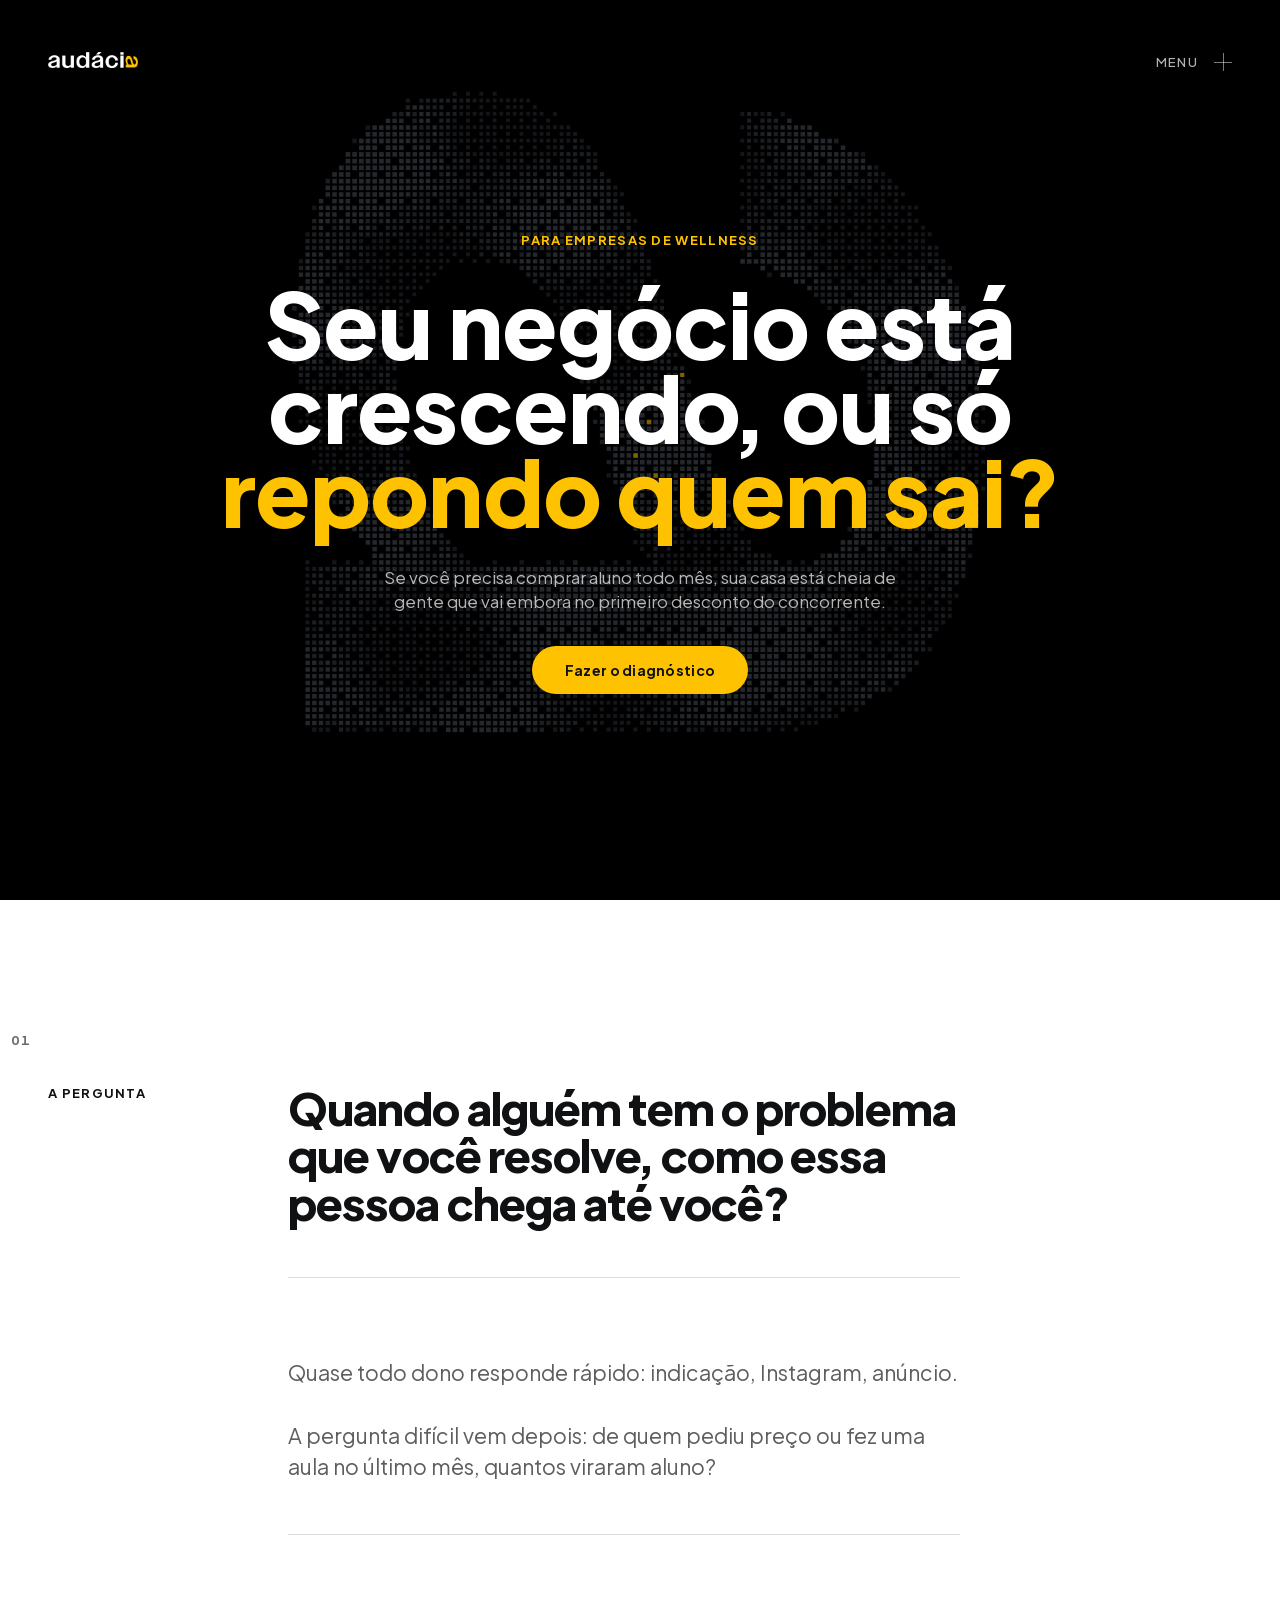
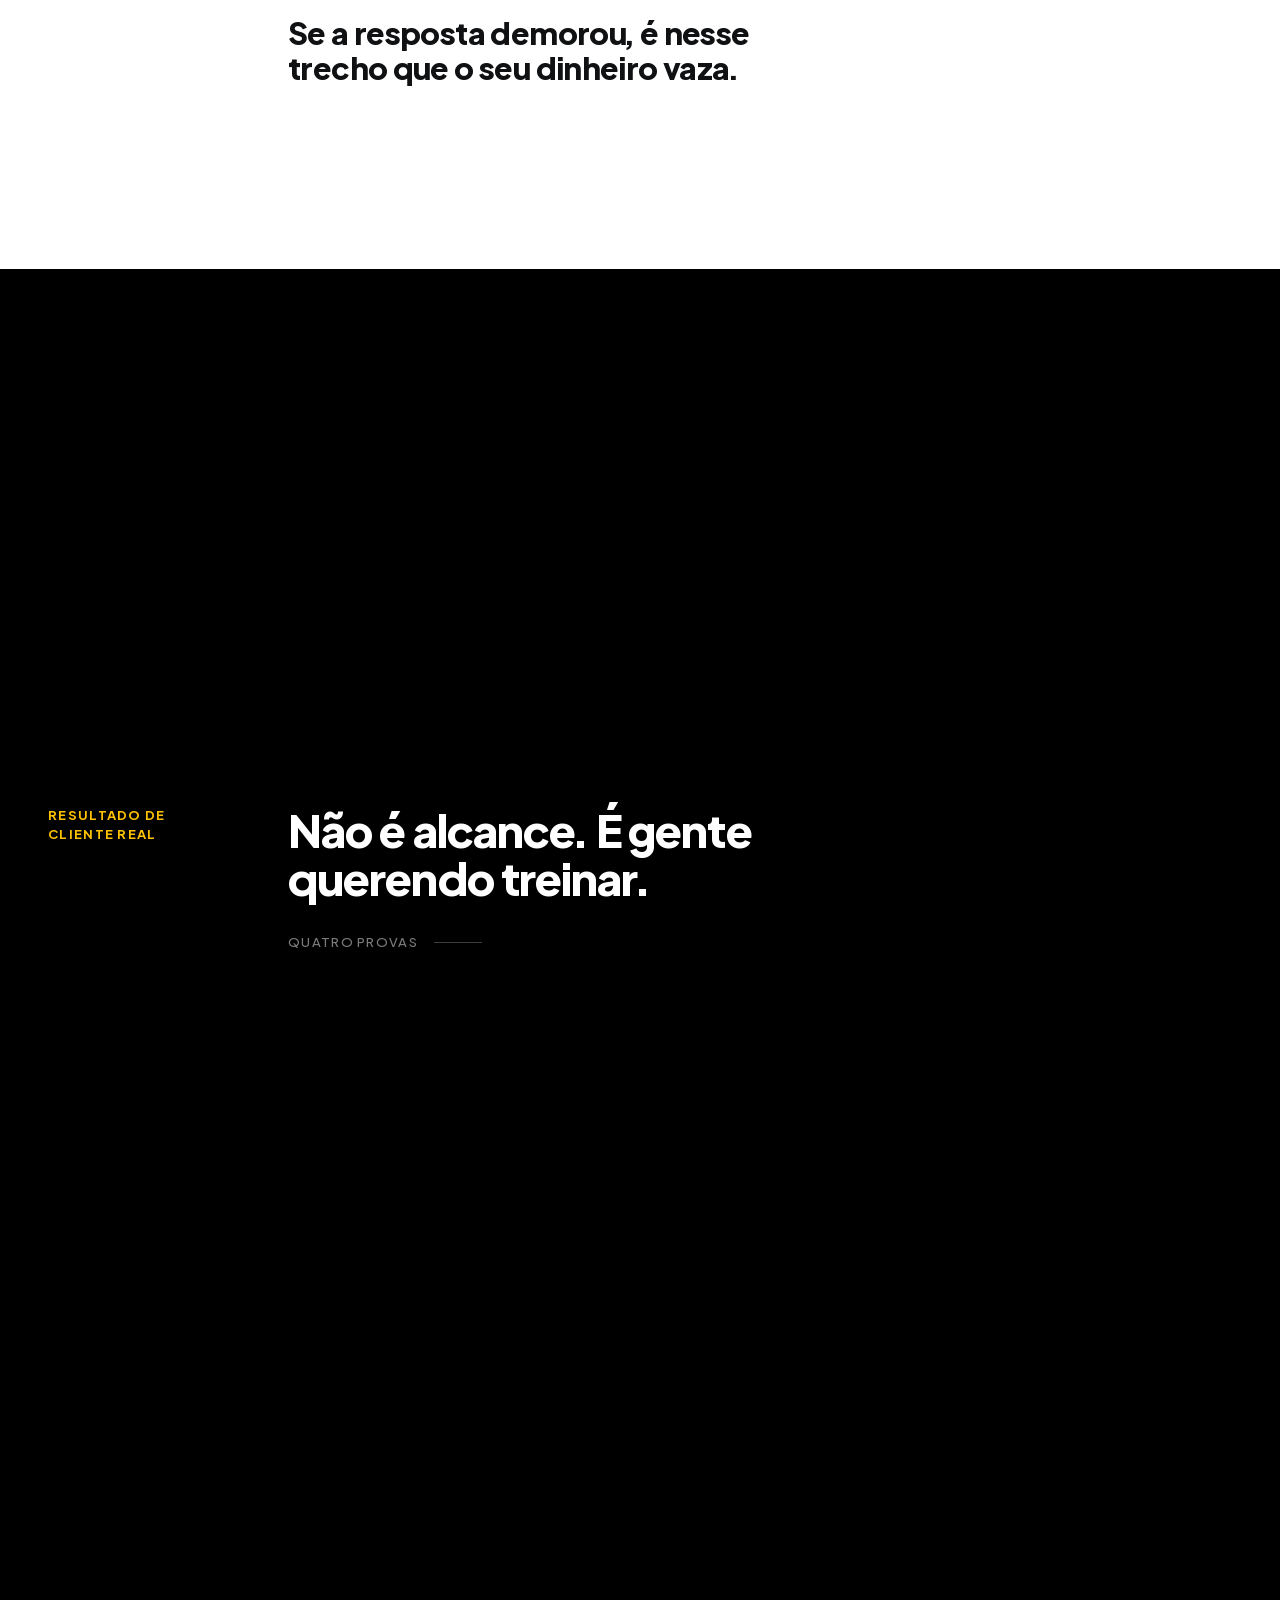
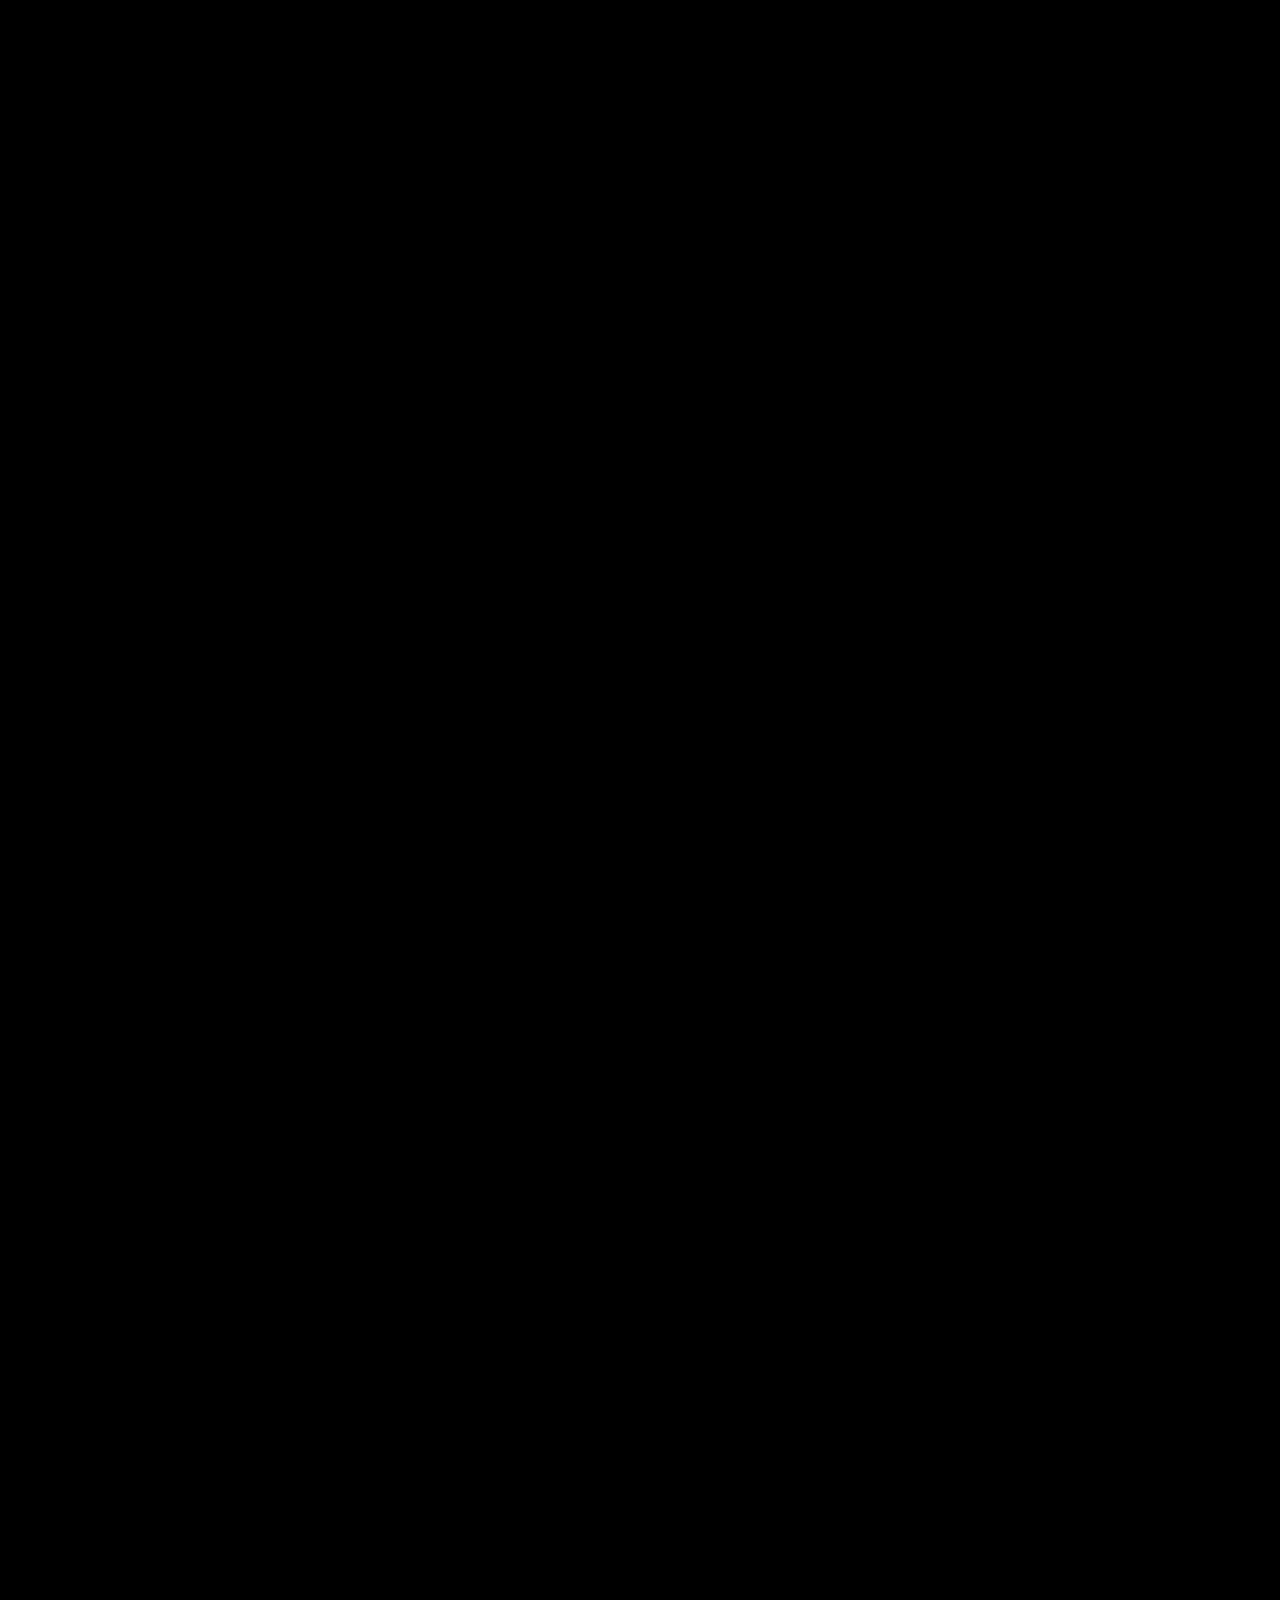
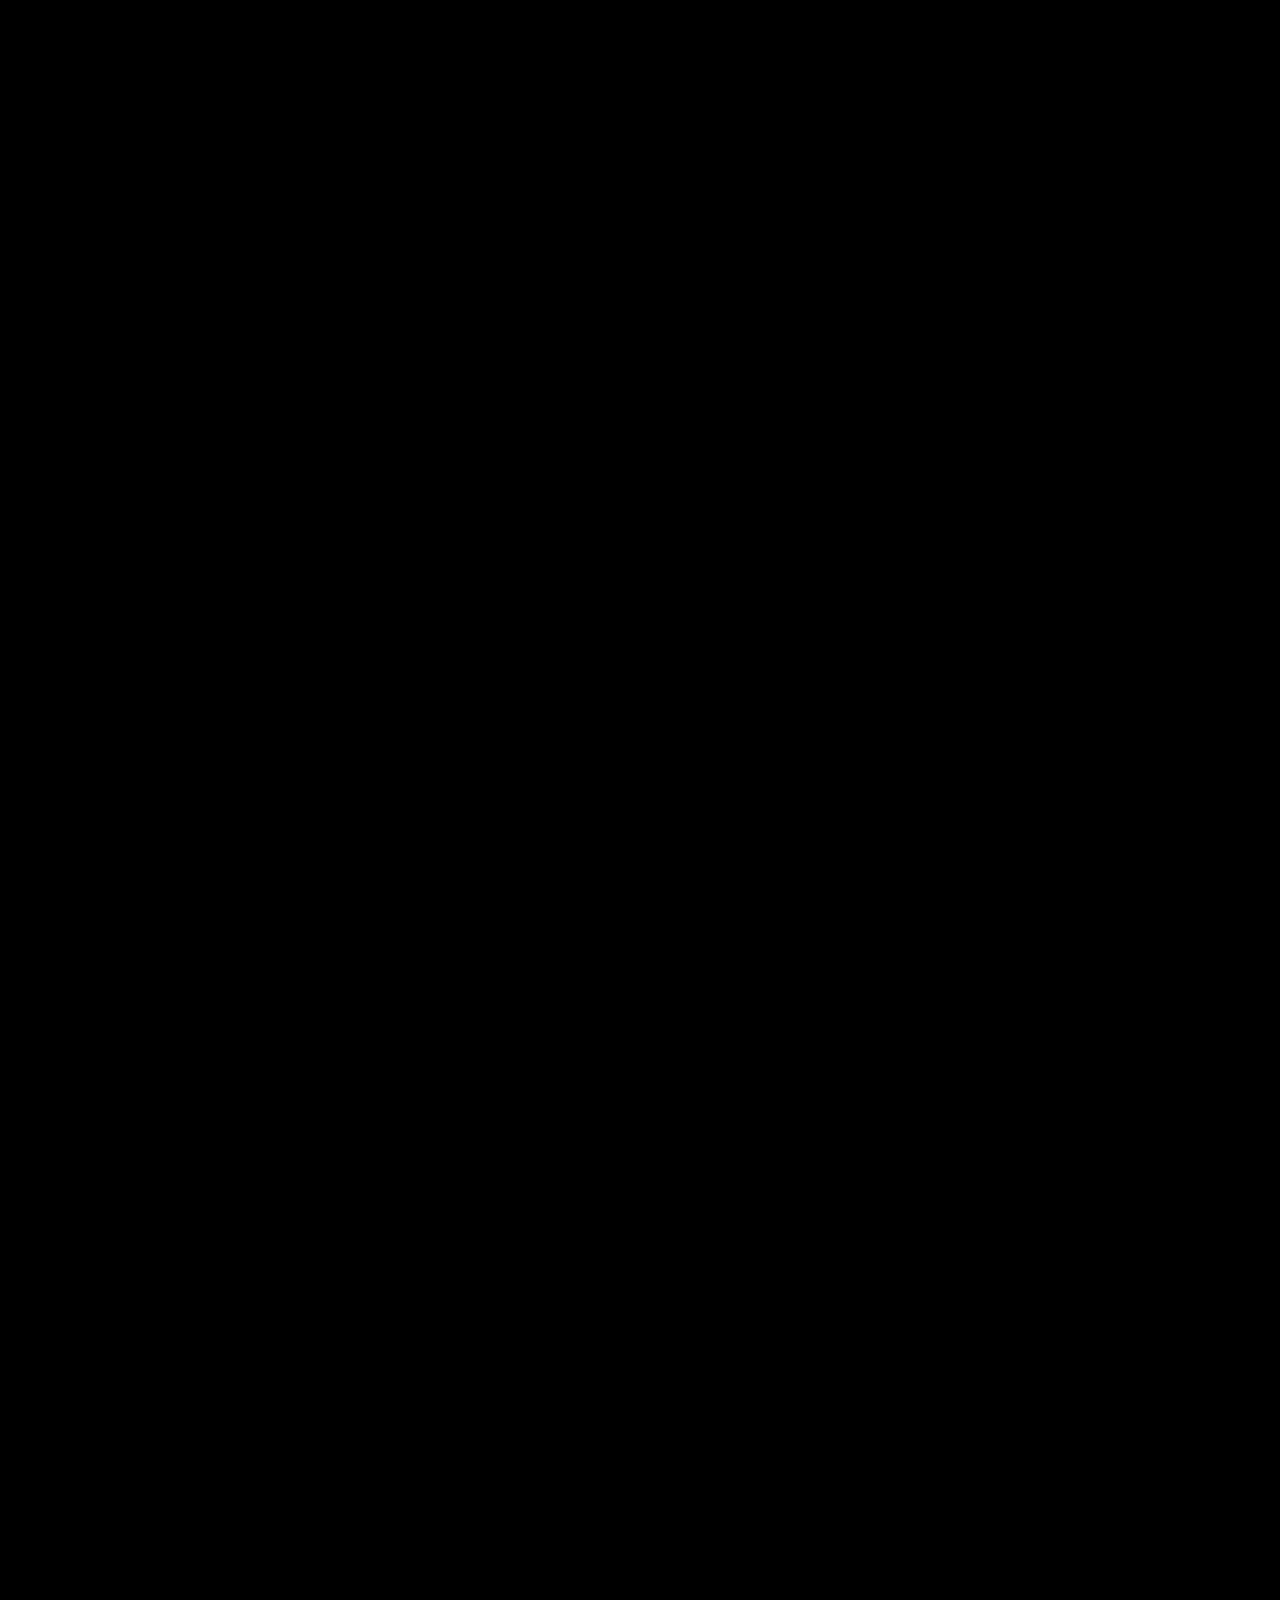
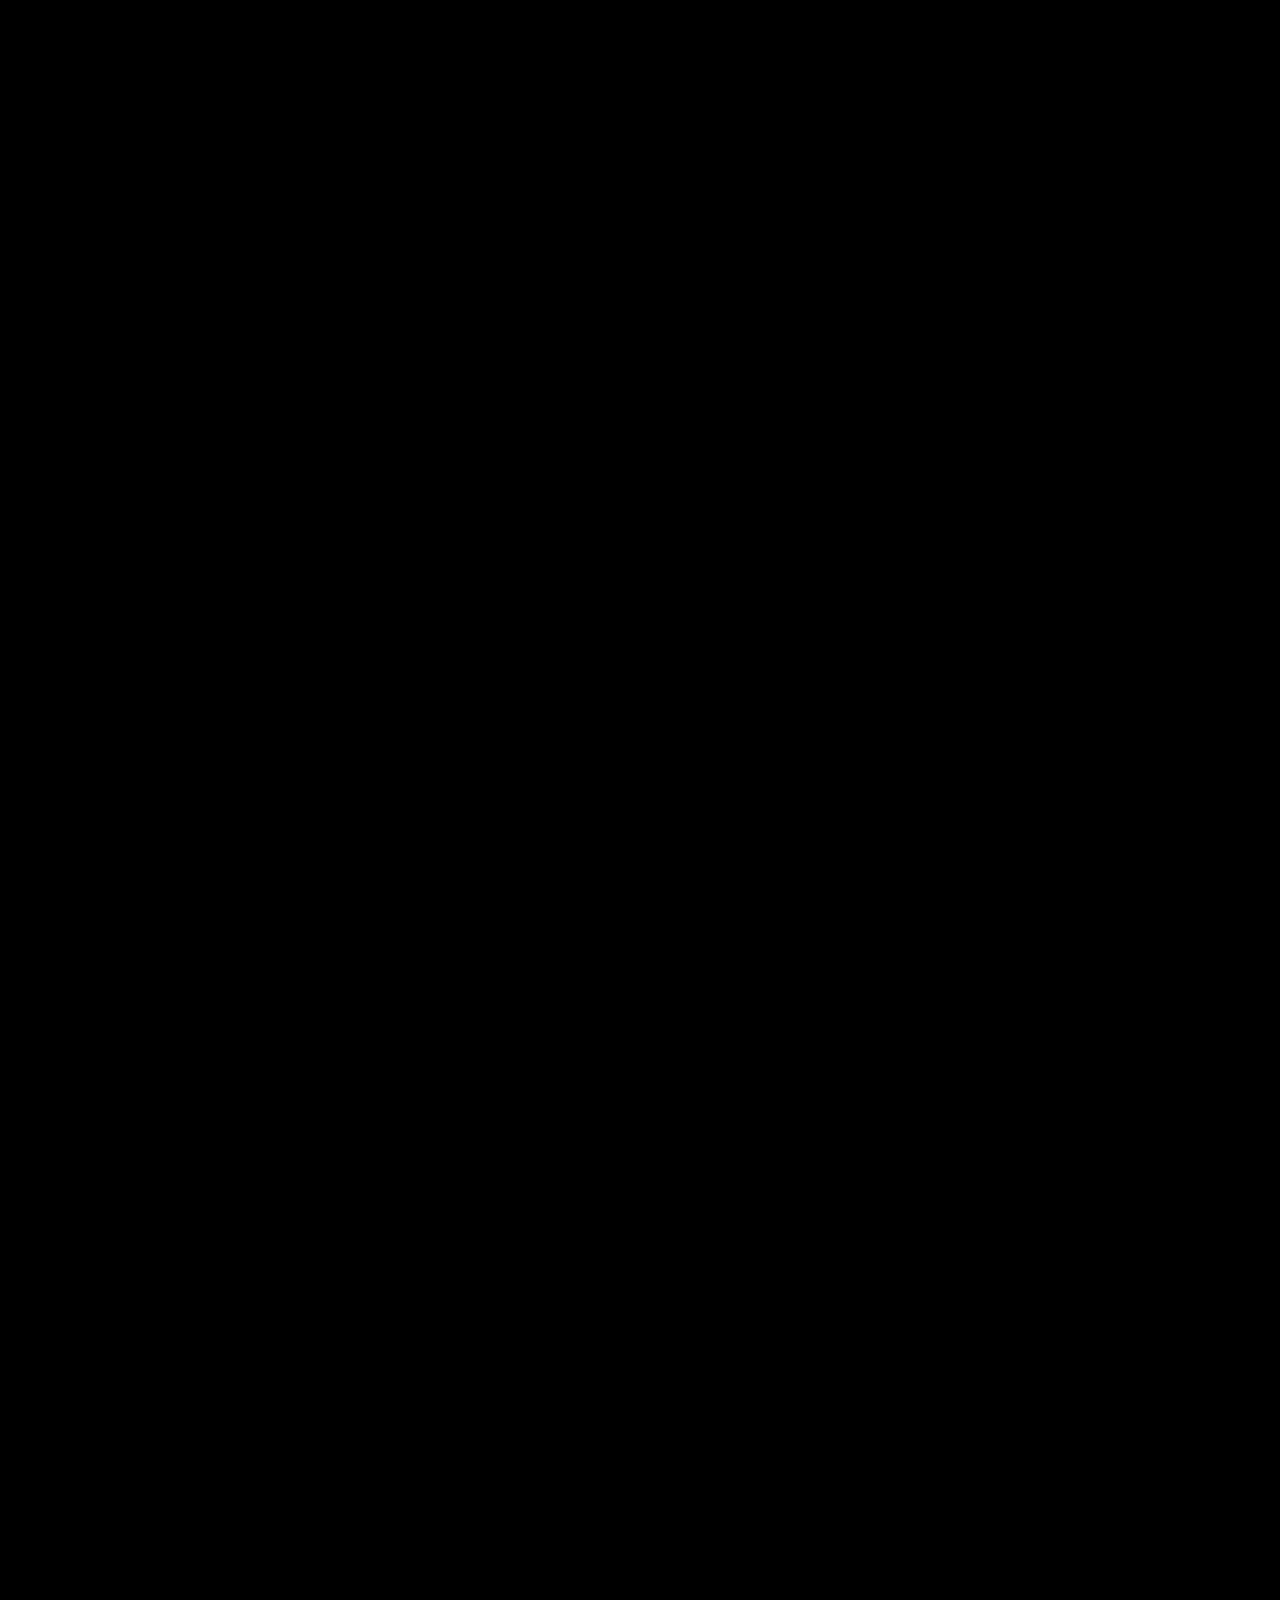
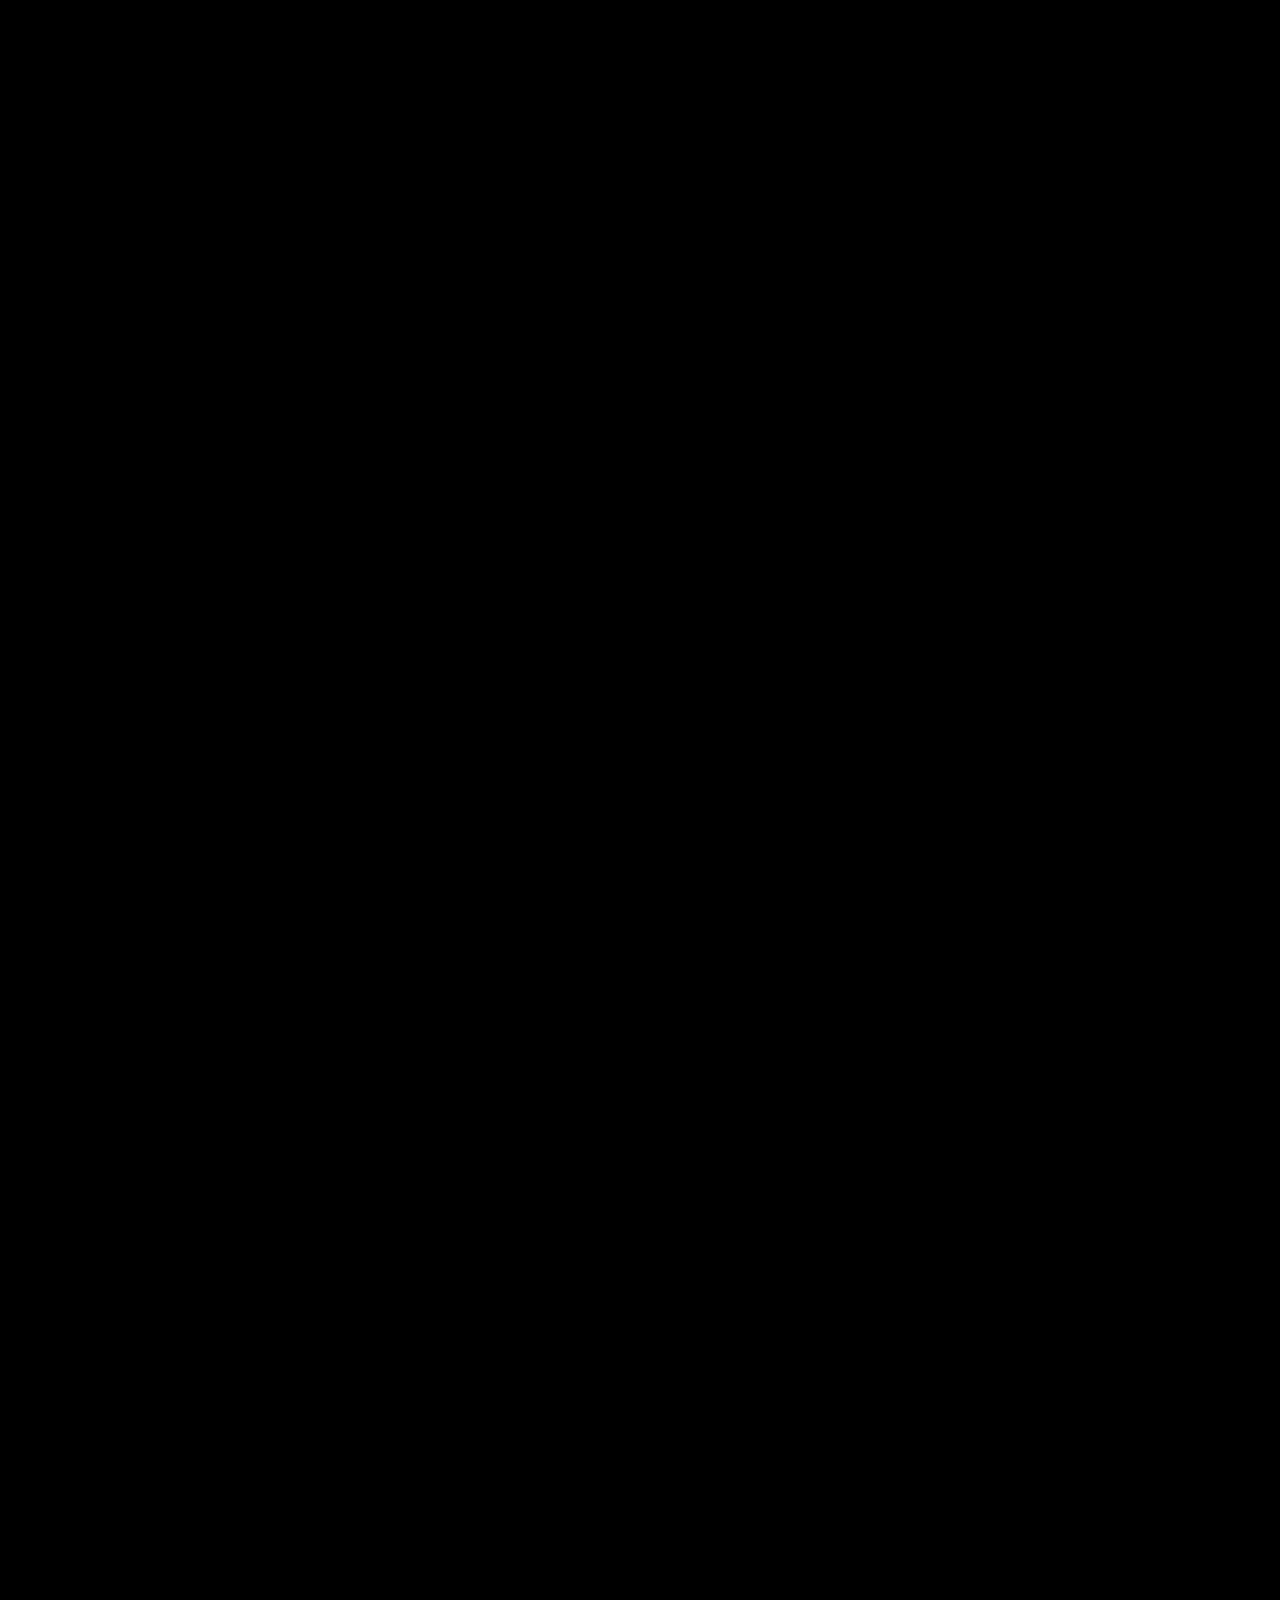
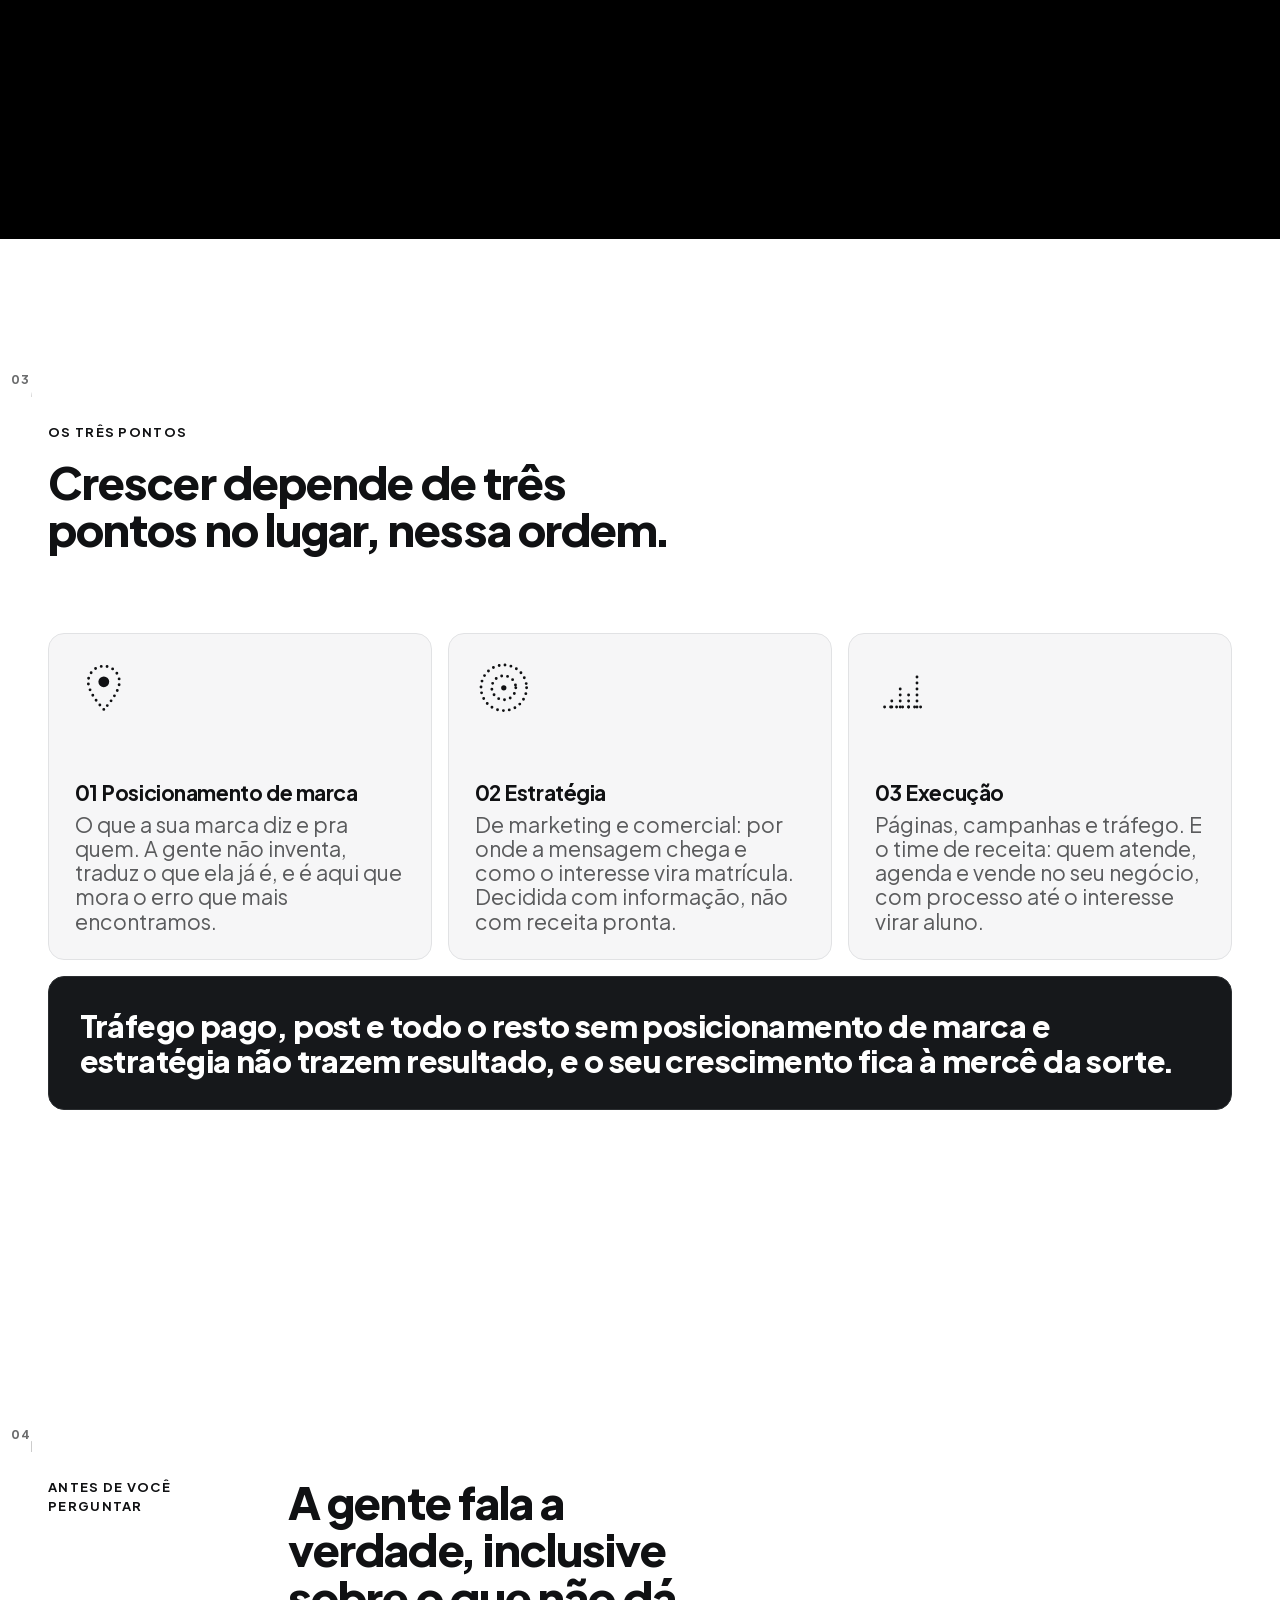
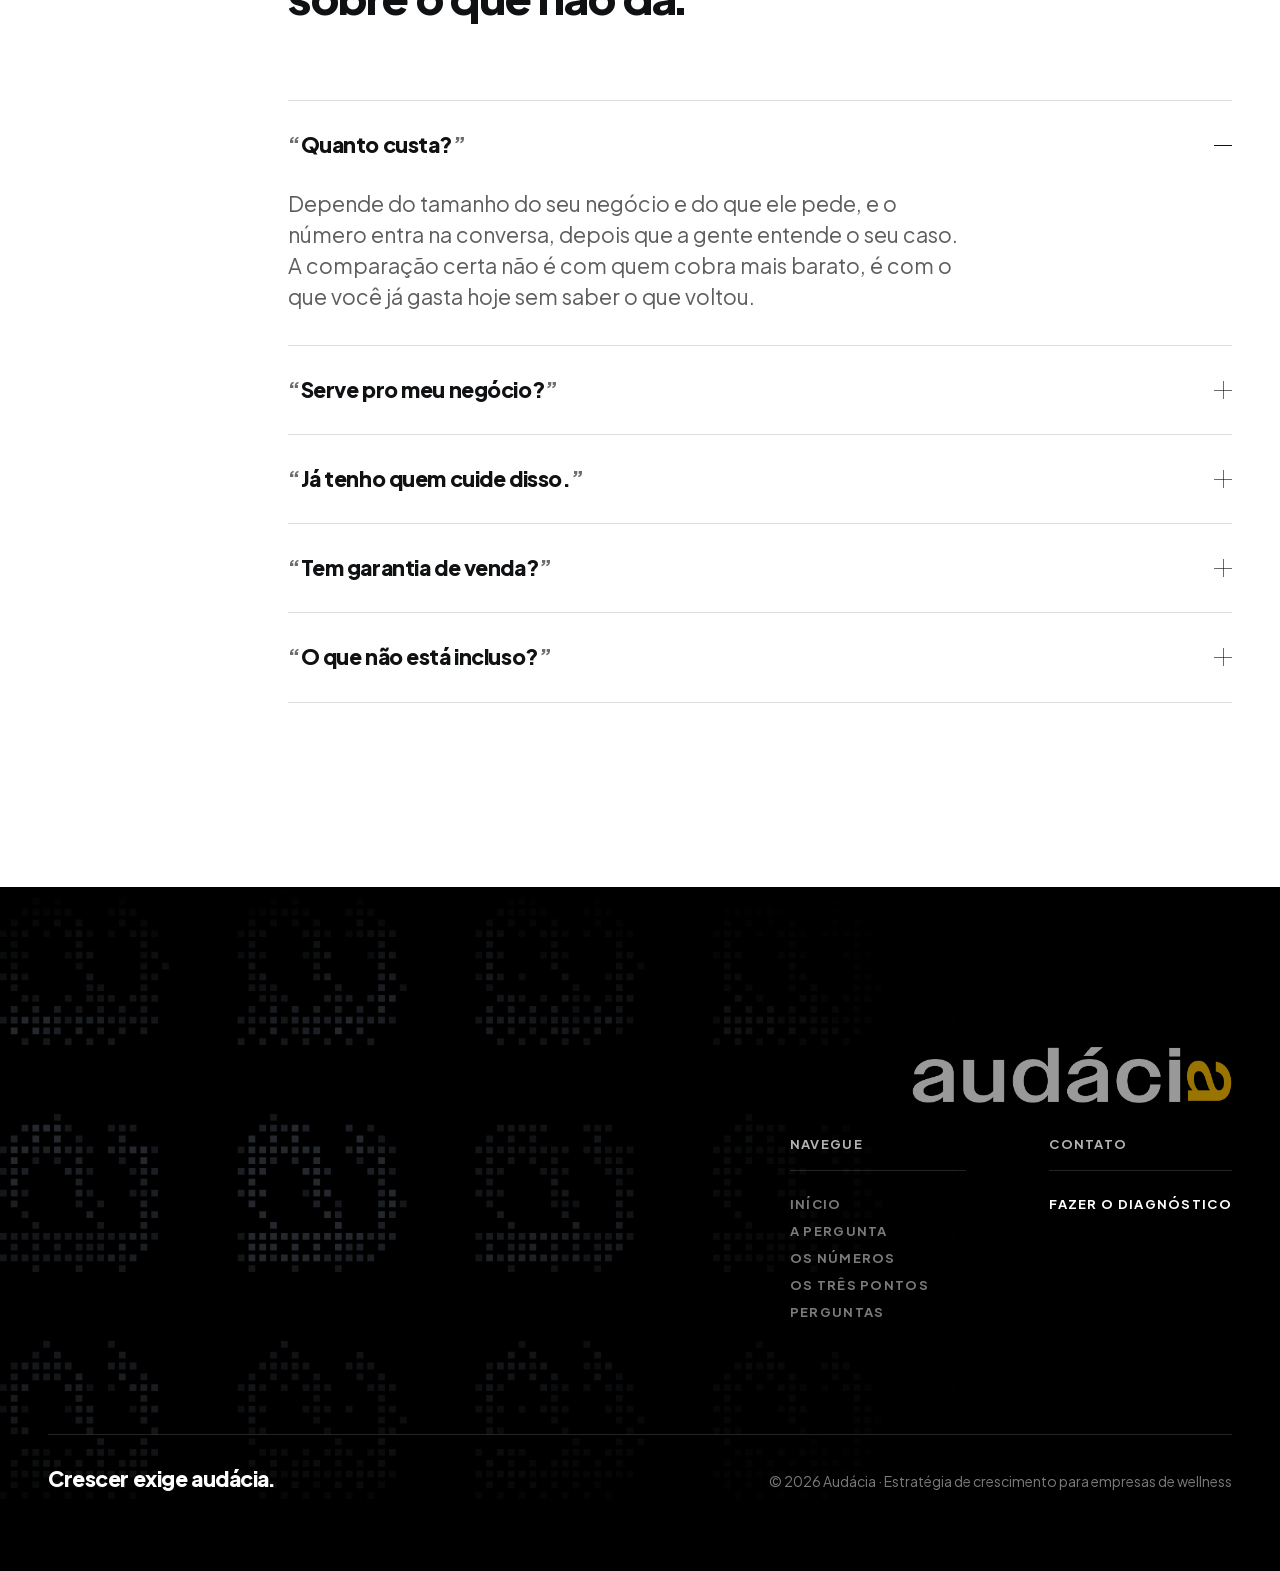
<file: index.html>
<!doctype html>
<html lang="pt-BR">
<head>
<meta charset="utf-8">
<meta name="viewport" content="width=device-width, initial-scale=1">
<title>Audácia · Estratégia de crescimento para empresas de wellness</title>
<meta name="description" content="Seu negócio está crescendo, ou só repondo quem sai? Estratégia de crescimento para empresas de wellness: posicionamento, estratégia, execução e o time de receita que transforma interesse em aluno.">
<link rel="canonical" href="https://audacia.marketing/">


<meta property="og:type" content="website">
<meta property="og:site_name" content="Audácia">
<meta property="og:locale" content="pt_BR">
<meta property="og:url" content="https://audacia.marketing/">
<meta property="og:title" content="Audácia · Estratégia de crescimento para empresas de wellness">
<meta property="og:description" content="Seu negócio está crescendo, ou só repondo quem sai?">
<meta property="og:image" content="https://audacia.marketing/assets/marca/logo2.png">
<meta name="twitter:card" content="summary_large_image">
<meta name="theme-color" content="#000000">

<link rel="icon" href="assets/marca/icone.png">
<link rel="stylesheet" href="tokens.css">
<link rel="stylesheet" href="componentes.css">
<link rel="stylesheet" href="style.css">

</head>
<body>

<span class="malha" aria-hidden="true"></span>
<span class="eixo" aria-hidden="true"></span>

<svg width="0" height="0" style="position:absolute" aria-hidden="true"><defs>

  <g id="ic-estrategia">
    <circle cx="24" cy="24" r="19"/>
    <circle cx="24" cy="24" r="10"/>
    <circle cx="24" cy="24" r="2.2" fill="currentColor" stroke="none"/>
  </g>

  <g id="ic-posicionamento">
    <path d="M24 42 C24 42 11 29 11 19 A13 13 0 0 1 37 19 C37 29 24 42 24 42 Z"/>
    <circle cx="24" cy="19" r="4.5" fill="currentColor" stroke="none"/>
  </g>

  <g id="ic-anuncio">
    <path d="M13 24 A11 11 0 0 1 24 35"/>
    <path d="M13 16 A19 19 0 0 1 32 35"/>
    <path d="M13 8 A27 27 0 0 1 40 35"/>
    <circle cx="13" cy="35" r="2.2" fill="currentColor" stroke="none"/>
  </g>

  <g id="ic-pagina">
    <rect x="8" y="8" width="32" height="32" rx="3"/>
    <path d="M8 17 H40"/>
    <rect x="15" y="26" width="14" height="7" rx="3.5" fill="currentColor" stroke="none"/>
  </g>

  <g id="ic-conteudo">
    <path d="M10 13 L24 20 L38 13"/>
    <path d="M10 22 L24 29 L38 22"/>
    <path d="M10 31 L24 38 L38 31"/>
  </g>

  <g id="ic-medicao">
    <path d="M8 40 H40"/>
    <path d="M14 40 V30"/>
    <path d="M21 40 V20"/>
    <path d="M28 40 V26"/>
    <path d="M35 40 V11"/>
  </g>
</defs></svg>

<section class="palco" id="topo">
  <div class="grafismo-dither grafismo-dither--hero" aria-hidden="true"></div>

  <span class="fio" aria-hidden="true">
    <i class="fio-haste"></i>
    <i class="fio-carro"></i>
  </span>

  <header class="barra">
    <img class="logo" src="assets/marca/logo2.png" alt="Audácia" width="2111" height="375">

    <details class="menu">
      <summary>Menu <span class="marcador" aria-hidden="true"></span></summary>
      <nav class="menu-lista" aria-label="Seções da página">
        <a href="#dor">A pergunta</a>
        <a href="#numeros">Os números</a>
        <a href="#fazemos">Os três pontos</a>
        <a href="#perguntas">Perguntas</a>
      </nav>
    </details>
  </header>

  <div class="miolo">
    <p class="rotulo">Para empresas de wellness</p>

    <div class="caixa-manchete">

      <h1 class="manchete manchete--pergunta foco foco--sai">
        <span class="linha">Seu negócio está</span>
        <span class="linha">crescendo<span class="pontuacao">,</span> ou só</span>
        <span class="linha"><span class="acento">repondo quem sai?</span></span>
      </h1>
    </div>
    <p class="descritor">Se você precisa comprar aluno todo mês, sua casa está cheia de gente que vai embora no primeiro desconto do concorrente.</p>

    <p class="acoes-hero">
      <a class="botao botao--primario" href="https://audacia.marketing/diagnostico/?utm_source=site&amp;utm_medium=home&amp;utm_content=topo">Fazer o diagnóstico</a>
    </p>

  </div>
</section>

<section class="secao secao--dor contexto-claro" id="dor" data-numero="01" data-capitulo="A pergunta" aria-labelledby="titulo-dor">
  <span class="grafismo-dither grafismo-dither--faixa divisor" aria-hidden="true"></span>
  <span class="fio" aria-hidden="true">
    <i class="fio-haste"></i>
    <i class="fio-carro"></i>
    <b class="fio-num">01</b>
  </span>

  <div class="secao-miolo par">
    <h2 class="rotulo entra" id="titulo-dor">A pergunta</h2>

    <div class="texto">
      <p class="abertura foco foco--acende">Quando alguém tem o problema que você resolve<span class="pontuacao">,</span> como essa pessoa chega até você?</p>

      <div class="corpo">
        <p>Quase todo dono responde rápido: indicação, Instagram, anúncio.</p>
        <p>A pergunta difícil vem depois: de quem pediu preço ou fez uma aula no último mês, quantos viraram aluno?</p>
      </div>

      <p class="fecho">Se a resposta demorou<span class="pontuacao">,</span> é nesse trecho que o seu dinheiro vaza<span class="pontuacao">.</span></p>
    </div>
  </div>
</section>

<section class="secao secao--numeros" id="numeros" data-numero="02" data-capitulo="Os números" aria-labelledby="titulo-numeros">
 <div class="pista">
  <div class="grude">
   <ol class="faixa">

    <li class="quadro quadro--abertura">
      <div class="par">
        <p class="rotulo entra">Resultado de cliente real</p>
        <div>

          <h2 class="abertura entra entra--tarde" id="titulo-numeros">Não é alcance<span class="pontuacao">.</span> É gente querendo treinar<span class="pontuacao">.</span></h2>
          <p class="contador">Quatro provas <span class="traco" aria-hidden="true"></span></p>
        </div>
      </div>
    </li>

    <li class="quadro quadro--1">
      <span class="grafismo-dither grafismo-dither--radial campo-secao" aria-hidden="true"></span>
      <p class="rotulo entra">Prova 01 <span class="de">de 04</span></p>
      <div class="caixa-manchete entra entra--cena">
        <h3 class="manchete">
          <span class="cifra">5.285</span>
          <span class="unidade">inscritos em 3 dias</span>
        </h3>
      </div>
      <p class="descritor">Uma única ação. De 6.678 pessoas que entraram na página, 8 em cada 10 se inscreveram. O volume estourou a capacidade do time comercial de atender todo mundo, e é por isso que a gente não para no interesse: monta o caminho até a matrícula.</p>
    </li>

    <li class="quadro quadro--2">
      <span class="grafismo-dither grafismo-dither--radial campo-secao" aria-hidden="true"></span>
      <p class="rotulo entra">Prova 02 <span class="de">de 04</span></p>
      <div class="caixa-manchete entra entra--cena">
        <h3 class="manchete">
          <span class="cifra">+15 mil</span>
          <span class="unidade">contatos gerados</span>
        </h3>
      </div>
      <p class="descritor">10 mil deles só em 2026. Gente pedindo pra ser atendida, não curtida no Instagram. Seguidor não é aluno.</p>
    </li>

    <li class="quadro quadro--3">
      <span class="grafismo-dither grafismo-dither--radial campo-secao" aria-hidden="true"></span>
      <p class="rotulo entra">Prova 03 <span class="de">de 04</span></p>
      <div class="caixa-manchete entra entra--cena">
        <h3 class="manchete">
          <span class="cifra">8</span>
          <span class="unidade">unidades abertas com fila na porta</span>
        </h3>
      </div>
      <p class="descritor">2.308 contatos antes de a primeira porta abrir. Uma das oito lotou as vagas em 24 horas. Abertura cheia não é sorte, é o que se planta nas semanas antes.</p>
    </li>

    <li class="quadro quadro--4">
      <span class="grafismo-dither grafismo-dither--radial campo-secao" aria-hidden="true"></span>
      <p class="rotulo entra">Prova 04 <span class="de">de 04</span></p>
      <div class="caixa-manchete entra entra--cena">
        <h3 class="manchete">
          <span class="unidade">O caso em que o problema não era o anúncio</span>
        </h3>
      </div>
      <p class="descritor">Esse cliente chegou com anúncio rodando e contato que não virava aluno. O anúncio estava certo. O erro estava no primeiro ponto, o posicionamento. Arrumado ele, quem chega já chega pronto pra comprar.</p>

    </li>

    <li class="quadro quadro--fecho">

      <span class="grafismo-dither grafismo-dither--radial campo-secao" aria-hidden="true"></span>

      <p class="rotulo entra">A sua vez</p>
      <div class="caixa-manchete entra entra--cena">
        <h3 class="manchete">
          <span class="unidade">Onde o seu negócio está deixando dinheiro na mesa?</span>
        </h3>
      </div>
      <p class="descritor">Sete perguntas, três minutos e a resposta na hora, sem enfeite. O que aparecer é seu, inclusive pra resolver sozinho.</p>
      <p class="acao-fecho">
        <a class="botao botao--primario" href="https://audacia.marketing/diagnostico/?utm_source=site&amp;utm_medium=home&amp;utm_content=numeros">Fazer o diagnóstico</a>
      </p>
    </li>

   </ol>
  </div>
 </div>
</section>

<section class="secao secao--fazemos contexto-claro" id="fazemos" data-numero="03" data-capitulo="Os três pontos" aria-labelledby="titulo-fazemos">
  <span class="grafismo-dither grafismo-dither--faixa divisor" aria-hidden="true"></span>
  <span class="fio" aria-hidden="true">
    <i class="fio-haste"></i>
    <i class="fio-carro"></i>
    <b class="fio-num">03</b>
  </span>

  <div class="secao-miolo">

    <div class="cabecalho">
      <p class="rotulo entra">Os três pontos</p>
      <h2 class="abertura foco foco--acende" id="titulo-fazemos">Crescer depende de três pontos no lugar<span class="pontuacao">,</span> nessa ordem<span class="pontuacao">.</span></h2>
    </div>

    <ul class="grade grade--elos">

      <li class="celula">
        <svg class="icone" viewBox="0 0 48 48" aria-hidden="true"><use href="#ic-posicionamento"/></svg>
        <span></span>
        <p class="texto-celula"><span class="nome">01 Posicionamento de marca</span>O que a sua marca diz e pra quem. A gente não inventa, traduz o que ela já é, e é aqui que mora o erro que mais encontramos.</p>
      </li>

      <li class="celula">
        <svg class="icone" viewBox="0 0 48 48" aria-hidden="true"><use href="#ic-estrategia"/></svg>
        <span></span>
        <p class="texto-celula"><span class="nome">02 Estratégia</span>De marketing e comercial: por onde a mensagem chega e como o interesse vira matrícula. Decidida com informação, não com receita pronta.</p>
      </li>

      <li class="celula">
        <svg class="icone" viewBox="0 0 48 48" aria-hidden="true"><use href="#ic-medicao"/></svg>
        <span></span>
        <p class="texto-celula"><span class="nome">03 Execução</span>Páginas, campanhas e tráfego. E o time de receita: quem atende, agenda e vende no seu negócio, com processo até o interesse virar aluno.</p>
      </li>

      <li class="celula celula--ancora contexto-escuro">
        <p class="fecho">Tráfego pago, post e todo o resto sem posicionamento de marca e estratégia não trazem resultado<span class="pontuacao">,</span> e o seu crescimento fica à mercê da sorte<span class="pontuacao">.</span></p>
      </li>

    </ul>

  </div>
</section>

<section class="secao secao--perguntas contexto-claro" id="perguntas" data-numero="04" data-capitulo="Perguntas diretas" aria-labelledby="titulo-perguntas">
  <span class="fio" aria-hidden="true">
    <i class="fio-haste"></i>
    <i class="fio-carro"></i>
    <b class="fio-num">04</b>
  </span>

  <div class="secao-miolo par">
    <p class="rotulo entra">Antes de você perguntar</p>

    <div class="coluna">
      <h2 class="abertura foco foco--acende" id="titulo-perguntas">A gente fala a verdade<span class="pontuacao">,</span> inclusive sobre o que não dá<span class="pontuacao">.</span></h2>

      <div class="lista">
        <details class="item" name="perguntas" open>
          <summary class="pergunta"><span><span class="aspa">“</span>Quanto custa?<span class="aspa">”</span></span><span class="marcador" aria-hidden="true"></span></summary>
          <p class="resposta">Depende do tamanho do seu negócio e do que ele pede, e o número entra na conversa, depois que a gente entende o seu caso. A comparação certa não é com quem cobra mais barato, é com o que você já gasta hoje sem saber o que voltou.</p>
        </details>

        <details class="item" name="perguntas">
          <summary class="pergunta"><span><span class="aspa">“</span>Serve pro meu negócio?<span class="aspa">”</span></span><span class="marcador" aria-hidden="true"></span></summary>
          <p class="resposta">Se ele é de wellness, serve: academia, box, estúdio de pilates, funcional ou yoga, luta, dança, natação, clínica esportiva, arena ou clube, grande ou pequeno. Só não serve pra quem não quer ouvir a verdade sobre o próprio negócio.</p>
        </details>

        <details class="item" name="perguntas">
          <summary class="pergunta"><span><span class="aspa">“</span>Já tenho quem cuide disso.<span class="aspa">”</span></span><span class="marcador" aria-hidden="true"></span></summary>
          <p class="resposta">Ótimo, então você tem com o que comparar. A pergunta é se alguém cuida dos três pontos ou só da execução. Anúncio e post sem posicionamento e estratégia antes viram gasto.</p>
        </details>

        <details class="item" name="perguntas">
          <summary class="pergunta"><span><span class="aspa">“</span>Tem garantia de venda?<span class="aspa">”</span></span><span class="marcador" aria-hidden="true"></span></summary>
          <p class="resposta">Não. A gente não promete matrícula nem resultado, porque venda depende também do seu time, e quem promete antes de olhar o seu negócio está chutando. A gente promete o caminho: a estrutura montada e os números de antes e depois na sua mão.</p>
        </details>

        <details class="item" name="perguntas">
          <summary class="pergunta"><span><span class="aspa">“</span>O que não está incluso?<span class="aspa">”</span></span><span class="marcador" aria-hidden="true"></span></summary>
          <p class="resposta">Verba de mídia é sua e vai no seu cartão. Filmagem em campo e o post do dia a dia não entram: nas redes, a gente entra pela estratégia. E quem atende e vende é o seu time: a gente estrutura o processo e as ferramentas, mas não atende no seu lugar.</p>
        </details>
      </div>
    </div>
  </div>
</section>

<footer class="secao secao--rodape" id="rodape">
  <span class="grafismo-dither grafismo-dither--repeticao campo-secao" aria-hidden="true"></span>

  <div class="secao-miolo rodape-topo">
    <img class="marca-gigante" src="assets/marca/logo2.png" alt="Audácia" width="2111" height="375" loading="lazy" decoding="async">

    <div class="rodape-colunas">
      <nav class="rodape-coluna" aria-label="Seções da página">
        <p class="rodape-coluna-titulo">Navegue</p>
        <a href="#topo">Início</a>
        <a href="#dor">A pergunta</a>
        <a href="#numeros">Os números</a>
        <a href="#fazemos">Os três pontos</a>
        <a href="#perguntas">Perguntas</a>
      </nav>

      <div class="rodape-coluna">
        <p class="rodape-coluna-titulo">Contato</p>
        <a class="contato-acao" href="https://audacia.marketing/diagnostico/?utm_source=site&amp;utm_medium=home&amp;utm_content=rodape">Fazer o diagnóstico</a>

      </div>
    </div>
  </div>

  <div class="rodape-legal">
    <div class="secao-miolo rodape-legal-miolo">
      <p class="fecho">Crescer exige audácia<span class="pontuacao">.</span></p>
      <p class="microcopy">© 2026 Audácia · Estratégia de crescimento para empresas de wellness</p>
    </div>
  </div>
</footer>

<script>
(function () {
  var raiz = document.documentElement;
  var pista = document.querySelector('.pista');
  var grude = document.querySelector('.grude');
  var faixa = document.querySelector('.faixa');
  if (!pista || !faixa) return;

  var lento = matchMedia('(prefers-reduced-motion: reduce)');
  var quadros = 0, passo = 0, ligado = false, pedido = 0;

  function podeLigar() {
    // 1. tela de dedo não ganha trilho: no celular as provas empilham
    if (innerWidth < 700) return false;
    // 2. quem pediu menos movimento não recebe movimento
    if (lento.matches) return false;
    // 3. JANELA QUE NÃO É JANELA. Medido em 03/08: um visualizador que
    //    renderiza a página num quadro da altura do conteúdo inteiro deixa
    //    innerHeight em dezenas de milhares de pixels. Ali o sticky não tem o
    //    que prender e o trilho ficaria parado escondendo as provas. Uma
    //    janela de navegador de verdade não passa disto.
    if (innerHeight > 1600) return false;
    // 4. e só liga se existe rolagem de sobra pra consumir
    return raiz.scrollHeight > innerHeight * 1.4;
  }

  function medir() {
    if (!ligado) return;
    pista.style.height = '';
    quadros = faixa.children.length;
    passo = innerWidth;                 // uma prova por tela, sem sobra
    // cada troca custa uma tela e meia de rolagem: dá tempo de ler a prova
    // parada e ainda sentir a passagem
    pista.style.height = Math.round(innerHeight * (1 + (quadros - 1) * 1.5)) + 'px';
    andar();
  }

  /* O MOVIMENTO ENCAIXA EM CADA PROVA, e não corre em linha reta.
     Trilho contínuo é a receita da ICOMAT e serve pros cards pequenos dela;
     com quatro monumentos de tela cheia ele entrega duas provas cortadas ao
     meio quase o tempo todo, que é o oposto do que foi aprovado em 02/08
     ("cada prova é um monumento com vazio em volta").
     Aqui cada prova tem um trecho de ESPERA, em que ela fica parada e inteira
     na tela, e a troca acontece no fim do trecho, rápido e suavizada. O gesto
     da referência (vem da direita com o scroll) fica; a composição aprovada
     volta. */
  var ESPERA = 0.58;   // fração do trecho em que a prova fica parada

  function andar() {
    if (!ligado) return;
    var r = pista.getBoundingClientRect();
    var curso = r.height - innerHeight;
    var p = curso > 0 ? Math.min(1, Math.max(0, -r.top / curso)) : 0;

    var vaos = quadros - 1;                       // quantas trocas existem
    var t = p * vaos;                             // 0 .. vaos
    var k = Math.min(vaos - 1, Math.floor(t));
    var f = t - k;                                // 0..1 dentro do trecho
    var m = f <= ESPERA ? 0 : (f - ESPERA) / (1 - ESPERA);
    m = m * m * (3 - 2 * m);                      // suaviza a troca
    var indice = vaos > 0 ? k + m : 0;

    faixa.style.transform = 'translate3d(' + (-indice * passo) + 'px,0,0)';
  }

  function noQuadro() { pedido = 0; andar(); }
  function aoRolar() { if (!pedido) pedido = requestAnimationFrame(noQuadro); }

  function avaliar() {
    var deve = podeLigar();
    if (deve === ligado) { if (ligado) medir(); return; }
    ligado = deve;
    raiz.classList.toggle('pode-trilho', ligado);
    if (ligado) {
      medir();
      addEventListener('scroll', aoRolar, { passive: true });
    } else {
      removeEventListener('scroll', aoRolar);
      pista.style.height = '';
      faixa.style.transform = '';
    }
  }

  avaliar();
  addEventListener('resize', avaliar);
  addEventListener('load', avaliar);          // fontes e imagens mudam a medida
  if (lento.addEventListener) lento.addEventListener('change', avaliar);
})();
</script>

<script>
(function () {
  if (!('IntersectionObserver' in window)) return;
  if (matchMedia('(prefers-reduced-motion: reduce)').matches) return;

  /* JANELA QUE NÃO É JANELA. A mesma guarda do trilho, pela mesma razão e
     medida do mesmo jeito (03/08): num visualizador que renderiza a página
     inteira num quadro da altura do conteúdo, quem rola é a página de FORA, e
     um observador preso a este viewport nunca recebe a rolagem. Sem esta
     linha, medido em 04/08 numa janela de 13.000px: 14 blocos de texto ficam
     invisíveis esperando um evento que não vem. É literalmente o defeito da
     TRIONN, e esta página já sumiu duas vezes por causa dele.
     Aqui o movimento simplesmente não liga, e a página fica como sempre foi. */
  if (innerHeight > 1600) return;

  var alvos = [].slice.call(document.querySelectorAll('.entra, .campo-secao'));
  if (!alvos.length) return;

  // 1. quem já está na tela nasce pronto, sem transição nenhuma
  var restantes = alvos.filter(function (el) {
    if (el.getBoundingClientRect().top < innerHeight * 0.9) { el.classList.add('entrou'); return false; }
    return true;
  });

  // 2. agora sim o estado inicial passa a valer, e só pro que está longe
  document.documentElement.classList.add('js-motion');

  // 3. cada um chega uma vez e o observador larga o osso
  var obs = new IntersectionObserver(function (linhas) {
    linhas.forEach(function (l) {
      if (!l.isIntersecting) return;
      l.target.classList.add('entrou');
      obs.unobserve(l.target);
    });
  }, { rootMargin: '0px 0px -12% 0px' });   // chega um pouco antes da borda de baixo

  restantes.forEach(function (el) { obs.observe(el); });
})();
</script>

<script src="assets/foco.js" defer></script>

<script src="assets/grafismo-vivo.js" defer></script>

<script>
  window.AUDACIA_TRACKER = {
    endpoint: 'https://uwsrhlifgdpmkezduimk.supabase.co/functions/v1/tracker-pixel',
    key: '531800281d17a03a5f799f5c4f04bb41'
  };
</script>
<script src="assets/tracker.js" defer></script>

</body>
</html>
</file>
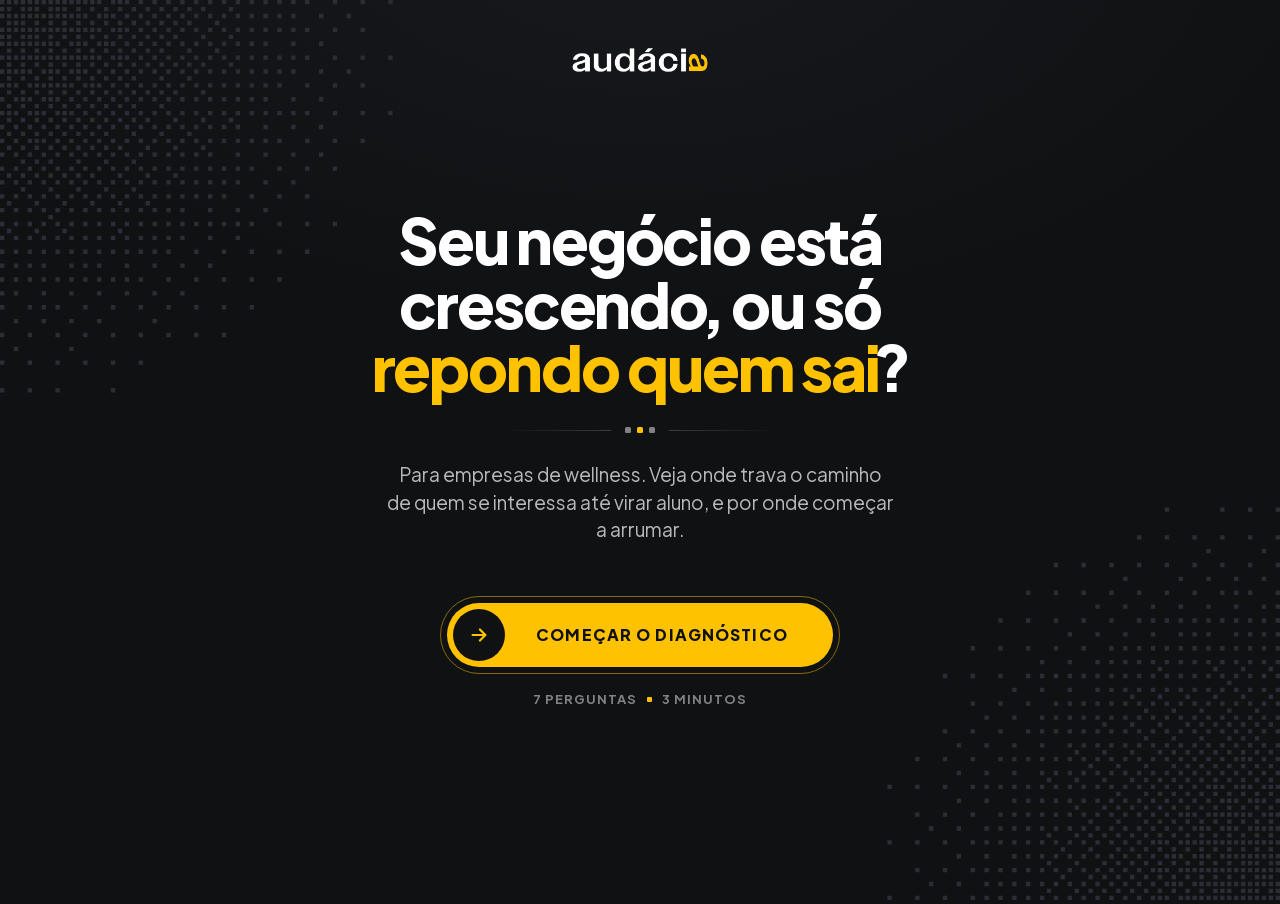
<file: diagnostico/index.html>
<!doctype html>
<html lang="pt-BR">
<head>
<meta charset="utf-8">
<meta name="viewport" content="width=device-width, initial-scale=1, viewport-fit=cover">
<meta name="robots" content="noindex, nofollow">
<meta name="theme-color" content="#101113">
<title>Diagnóstico de receita · Audácia</title>
<meta name="description" content="Para empresas de wellness. Veja onde trava o caminho de quem se interessa até virar aluno, e por onde começar a arrumar.">
<meta property="og:type" content="website">
<meta property="og:locale" content="pt_BR">
<meta property="og:site_name" content="Audácia">
<meta property="og:title" content="Seu negócio está crescendo, ou só repondo quem sai?">
<meta property="og:description" content="Para empresas de wellness. Veja onde trava o caminho de quem se interessa até virar aluno, e por onde começar a arrumar.">
<meta property="og:url" content="https://audacia.marketing/diagnostico/">
<meta property="og:image" content="https://audacia.marketing/diagnostico/og.png?v=fb5d21a1">
<meta property="og:image:width" content="1200">
<meta property="og:image:height" content="630">
<meta property="og:image:alt" content="Seu negócio está crescendo, ou só repondo quem sai?">
<meta name="twitter:card" content="summary_large_image">
<meta name="twitter:title" content="Seu negócio está crescendo, ou só repondo quem sai?">
<meta name="twitter:description" content="Para empresas de wellness. Veja onde trava o caminho de quem se interessa até virar aluno, e por onde começar a arrumar.">
<meta name="twitter:image" content="https://audacia.marketing/diagnostico/og.png?v=fb5d21a1">
<!-- ══════════ bloco de medição (gerado pelo montar.mjs a partir do quiz.config.js) ══════════ -->
<script>window.QUIZ_RUNTIME={servidor:"https://uwsrhlifgdpmkezduimk.supabase.co/functions/v1/audacia-quiz"};window.AUDACIA_TRACKER={endpoint:"https://uwsrhlifgdpmkezduimk.supabase.co/functions/v1/tracker-pixel",key:"531800281d17a03a5f799f5c4f04bb41"};</script>
<script src="tracker.js" defer></script>
<!-- ══════════ fim do bloco de medição ══════════ -->
<link rel="preload" href="fontes/plus-jakarta-sans-latin.woff2" as="font" type="font/woff2" crossorigin>
<link rel="stylesheet" href="estilo.css?v=a554ad07">
<script type="module" src="app.js?v=a554ad07"></script>
</head>
<body>
<div class="ab-canto ab-canto--topo" aria-hidden="true"></div>
<div class="ab-canto ab-canto--pe" aria-hidden="true"></div>
<div class="palco">
  <header class="topo">
    <img class="marca" src="marca/logo-480.png" width="480" height="85" alt="Audácia">
    <button class="voltar" id="voltar" type="button" hidden>Voltar</button>
  </header>

  <!-- abertura -->
  <section class="tela tela-abertura" data-tela="abertura">
    <div class="abertura-corpo">
      <h1 class="abertura-titulo" id="abertura-titulo">Seu negócio está crescendo<span class="pontuacao">,</span> ou só <span class="acento">repondo quem sai</span><span class="pontuacao">?</span></h1>
      <div class="ornamento" aria-hidden="true"><i></i><span><b></b><b></b><b></b></span><i></i></div>
      <p class="abertura-apoio" id="abertura-apoio">Para empresas de wellness. Veja onde trava o caminho de quem se interessa até virar aluno, e por onde começar a arrumar.</p>
    </div>
    <div class="abertura-pe">
      <button class="cta" id="comecar" type="button">
        <span class="cta-pista">
          <span class="cta-disco" aria-hidden="true"><svg viewBox="0 0 24 24"><path d="M5 12h13M13 6l6 6-6 6"/></svg></span>
          <span class="cta-txt" id="comecar-txt">Começar o diagnóstico</span>
          <span class="cta-brilho" aria-hidden="true"></span>
        </span>
      </button>
      <p class="abertura-linha" id="abertura-linha"><span>7 perguntas</span><b></b><span>3 minutos</span></p>
    </div>
  </section>

  <!-- pergunta -->
  <section class="tela tela-pergunta" data-tela="pergunta" hidden>
    <div class="pergunta-coluna">
      <div class="progresso" role="progressbar" aria-valuemin="0" aria-valuemax="7" aria-valuenow="1" aria-label="Progresso">
        <div class="progresso-txt"><span class="progresso-bloco" id="progresso-bloco"></span><span class="progresso-pct" id="progresso-pct">0%</span></div>
        <div class="progresso-trilho"><div class="progresso-barra" id="progresso-barra"></div></div>
      </div>
      <div class="pergunta" id="pergunta">
        <h2 class="pergunta-titulo" id="pergunta-titulo" tabindex="-1"></h2>
        <div class="opcoes" id="opcoes" role="radiogroup" aria-labelledby="pergunta-titulo"></div>
      </div>
    </div>
  </section>

  <!-- captura -->
  <section class="tela tela-captura" data-tela="captura" hidden>
    <div class="captura-cabeca">
      <div class="progresso progresso-cheio" aria-hidden="true">
        <div class="progresso-trilho"><div class="progresso-barra" style="width:100%"></div></div>
      </div>
      <div class="ornamento ornamento-cheio" aria-hidden="true"><i></i><span><b></b><b></b><b></b></span><i></i></div>
      <h2 class="captura-titulo" id="captura-titulo" tabindex="-1"></h2>
    </div>
    <form class="form" id="form" novalidate>
      <label class="campo"><span id="l-nome"></span>
        <input name="nome" id="f-nome" autocomplete="name" required maxlength="120"></label>
      <label class="campo"><span id="l-whatsapp"></span>
        <input name="whatsapp" id="f-whatsapp" type="tel" inputmode="numeric" autocomplete="tel-national" placeholder="(00) 00000-0000" required maxlength="16"></label>
      <label class="campo"><span id="l-empresa"></span>
        <input name="empresa" id="f-empresa" autocomplete="organization" required maxlength="120"></label>
      <label class="campo campo-lista"><span id="l-segmento"></span>
        <select name="segmento" id="f-segmento"><option value="">Escolha</option></select></label>
      <label class="campo" id="campo-outro" hidden><span id="l-segmento-outro"></span>
        <input name="segmento_outro" id="f-segmento-outro" maxlength="80"></label>
      <fieldset class="faixas"><legend id="l-faturamento"></legend><div id="f-faturamento"></div></fieldset>
      <label class="autoriza"><input type="checkbox" id="f-autoriza" required><span id="l-autoriza"></span></label>
      <p class="form-erro" id="form-erro" role="alert" hidden></p>
      <button class="cta" id="enviar" type="submit">
        <span class="cta-pista">
          <span class="cta-disco" aria-hidden="true"><svg viewBox="0 0 24 24"><path d="M5 12h13M13 6l6 6-6 6"/></svg></span>
          <span class="cta-txt" id="enviar-txt"></span>
          <span class="cta-brilho" aria-hidden="true"></span>
        </span>
      </button>
    </form>
  </section>

  <!-- resultado -->
  <section class="tela tela-resultado" data-tela="resultado" hidden>
    <div class="diagnostico">
      <div class="ornamento" aria-hidden="true"><i></i><span><b></b><b></b><b></b></span><i></i></div>
      <h2 class="diag-titulo" id="diag-titulo" tabindex="-1"></h2>
      <p class="diag-texto" id="diag-texto"></p>
    </div>
    <div class="resultado-notas">
      <p class="rotulo" id="r-rotulo-notas"></p>
      <div class="notas" id="notas"></div>
    </div>
    <div class="passos" id="passos" hidden>
      <p class="rotulo" id="r-rotulo-passos"></p>
      <ol class="passos-lista" id="passos-lista"></ol>
    </div>
    <div class="video" id="video" hidden></div>
  </section>
</div>
</body>
</html>
</file>
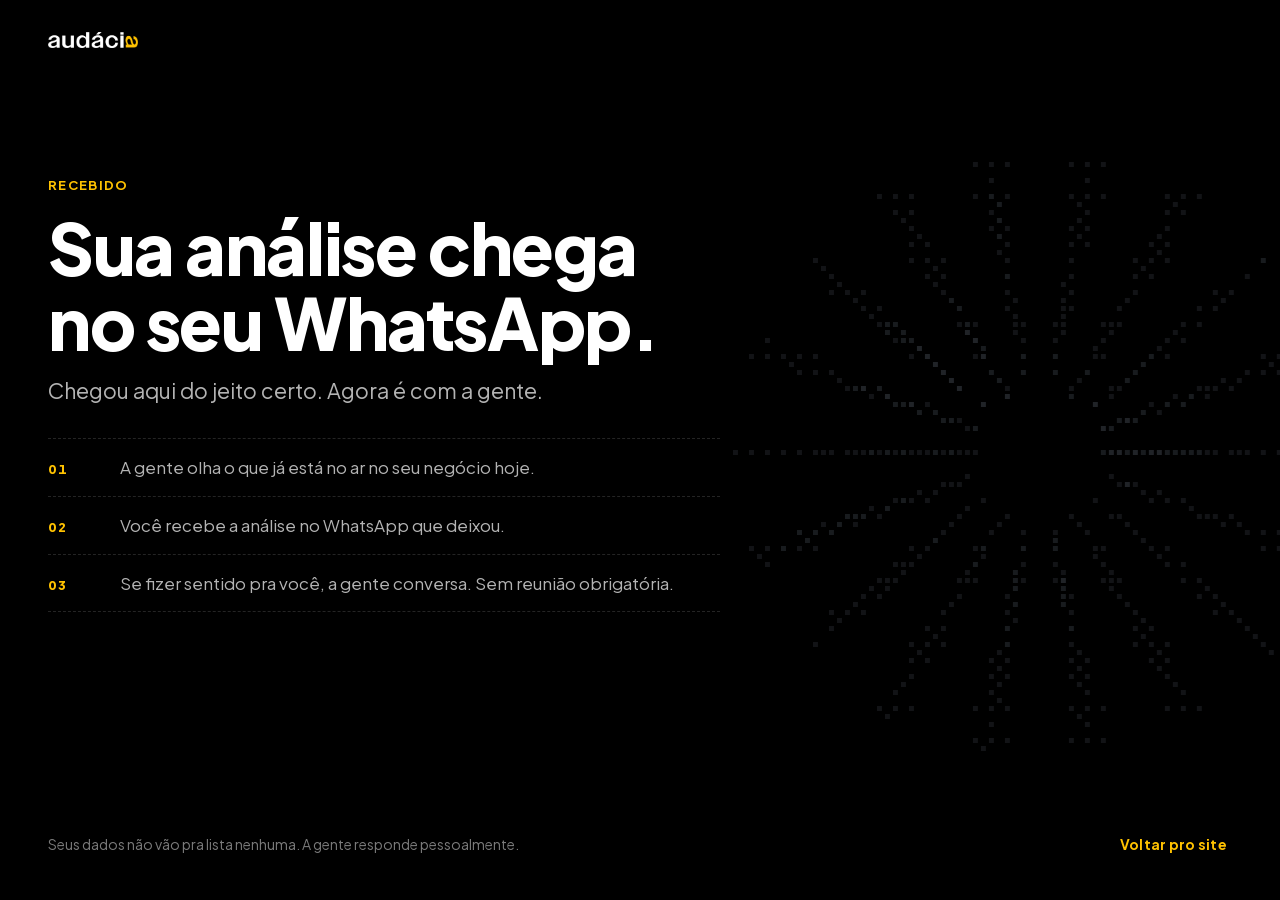
<file: recebido/index.html>
<!doctype html>
<html lang="pt-BR">
<head>
<meta charset="utf-8">
<meta name="viewport" content="width=device-width, initial-scale=1">
<title>Recebido · Audácia</title>

<meta name="robots" content="noindex, nofollow">

<link rel="icon" href="../assets/marca/icone.png">
<link rel="stylesheet" href="../tokens.css">
<link rel="stylesheet" href="../componentes.css">
<link rel="stylesheet" href="../style.css">

<style>
/* a página ocupa a tela inteira e ancora o conteúdo no meio: é uma tela só,
   sem rolagem obrigatória no desktop */
/* UMA TELA SÓ, e isso é medido e não estimado. A primeira versão vazava 233px
   no 1440 e 402px no 1280x720, e o que ficava embaixo da dobra era justamente
   o pé: a nota de privacidade e a volta pro site. Página de confirmação que
   esconde a saída deixa a pessoa sem próximo passo depois de ter dado o dela.
   O excesso era somado de três lugares (respiro da página + respiro do miolo +
   dois vãos de grade, todos em --esp-bloco); o miolo perdeu o dele e os vãos
   caíram pra --esp-item, porque a linha 1fr já centraliza sozinha. */
.recebido {
  min-height: 100svh;
  display: grid;
  grid-template-rows: auto 1fr auto;
  gap: var(--esp-item);
  padding: var(--esp-grupo) var(--margem-pagina);
  position: relative;
  overflow: clip;
}
.recebido > * { position: relative; z-index: 1; }

/* o campo de pontos entra pela direita e é cortado pela borda, como em toda
   seção da home. Fica FORA da medida do texto: campo de pontos não passa por
   trás de texto corrido (régua do passe de tinta de 05/08). */
.recebido-campo {
  position: absolute;
  inset: 0;
  z-index: 0;
  background-repeat: no-repeat;
  background-position: right -12% center;
  background-size: min(70vw, 40rem);
  opacity: 0.9;
}

.recebido-topo { max-width: var(--container); margin: 0 auto; width: 100%; }
.recebido-miolo {
  max-width: var(--container);
  margin: 0 auto;
  width: 100%;
  align-self: center;
  padding: var(--esp-item) 0;
}
.recebido-pe {
  max-width: var(--container);
  margin: 0 auto;
  width: 100%;
  display: flex;
  gap: var(--esp-item) var(--esp-grupo);
  align-items: baseline;
  justify-content: space-between;
  flex-wrap: wrap;
}

.recebido-titulo {
  margin: var(--esp-item) 0 0;
  max-width: 16ch;
  font-size: var(--tipo-h1);
  font-weight: var(--peso-black);
  line-height: var(--altura-titulo);
  letter-spacing: var(--tracking-titulo);
  color: var(--cor-texto);
  text-wrap: balance;
}
.recebido-descritor {
  margin: var(--esp-item) 0 0;
  max-width: var(--container-texto);
  font-size: var(--tipo-destaque);
  line-height: var(--altura-corpo);
  color: var(--cor-texto-2);
  text-wrap: pretty;
}

/* OS TRÊS PASSOS reusam a numeração dot-matrix com filete pontilhado que a S7
   trouxe da ICOMAT, e é o mesmo desenho do índice das etapas: quem acabou de
   percorrer 01 02 03 preenchendo reconhece o 01 02 03 do que vem agora. */
.passos-depois {
  list-style: none;
  margin: var(--esp-grupo) 0 0;
  padding: 0;
  display: grid;
  gap: 0;
  max-width: var(--container-texto);
}
.passos-depois li {
  display: grid;
  grid-template-columns: 3.5rem minmax(0, 1fr);
  gap: var(--esp-item);
  align-items: baseline;
  padding: var(--esp-item) 0;
  border-top: 1px dashed var(--hairline);
  font-size: var(--tipo-corpo);
  line-height: var(--altura-corpo);
  color: var(--cor-texto-2);
}
.passos-depois li:last-child { border-bottom: 1px dashed var(--hairline); }
.passos-depois b {
  font-size: var(--tipo-rotulo);
  font-weight: var(--peso-black);
  letter-spacing: var(--tracking-rotulo);
  font-variant-numeric: tabular-nums;
  color: var(--cor-acento-texto);
}

.recebido-nota { margin: 0; font-size: var(--tipo-detalhe); color: var(--cor-texto-3); }

@media (max-width: 700px) {
  /* NO CELULAR O CAMPO SAI DE TRÁS DO TEXTO E VIRA FAIXA DE ABERTURA. No
     desktop as máscaras se resolvem sozinhas porque o texto mora na esquerda e
     sobra vazio na direita; em 390 não sobra, e a primeira versão passava os
     pontos por trás do descritor e dos três passos. É a mesma saída que o
     rodapé da home tomou em 05/08 pelo mesmo motivo, e a régua é a de sempre:
     campo de pontos não passa por trás de texto corrido. */
  .recebido-campo {
    inset: 0 0 auto;
    height: 13rem;
    /* 46rem e não 30: abaixo de ~3px de lado o quadradinho deixa de ler como
       quadradinho e vira chuvisco (régua do passe de tinta de 05/08, que ele
       abriu com "os grafismos tão muito apagados, não dá nem pra ver"). Com
       30rem a faixa saía com meia dúzia de pontos e nenhuma forma. */
    /* deslocamento em REM e não em porcentagem: porcentagem posiciona em
       relação à sobra, e numa faixa de 13rem contra um campo de 46rem qualquer
       valor joga o MIOLO do radial pra fora e sobra a borda vazia dele (foi o
       que aconteceu duas vezes aqui). Em rem dá pra mirar: -17rem põe o centro
       do desenho dentro do trecho opaco da máscara. */
    background-size: min(210vw, 46rem);
    background-position: right -20% top -17rem;
    -webkit-mask-image: linear-gradient(180deg, #000 55%, transparent 100%);
            mask-image: linear-gradient(180deg, #000 55%, transparent 100%);
  }
  .passos-depois li { grid-template-columns: 2.5rem minmax(0, 1fr); }
}
</style>
<script>
  window.AUDACIA_TRACKER = {
    endpoint: 'https://uwsrhlifgdpmkezduimk.supabase.co/functions/v1/tracker-pixel',
    key: '531800281d17a03a5f799f5c4f04bb41'
  };
</script>
<script src="../assets/tracker.js" defer></script>
</head>
<body>

<main class="recebido">
  <span class="grafismo-dither grafismo-dither--radial recebido-campo" aria-hidden="true"></span>

  <div class="recebido-topo">
    <a href="../" aria-label="Audácia, voltar pro início">
      <img class="logo" src="../assets/marca/logo2.png" alt="Audácia" width="2111" height="375">
    </a>
  </div>

  <div class="recebido-miolo">
    <p class="rotulo">Recebido</p>
    <h1 class="recebido-titulo">Sua análise chega no seu WhatsApp.</h1>
    <p class="recebido-descritor">Chegou aqui do jeito certo. Agora é com a gente.</p>

    <ol class="passos-depois">
      <li><b>01</b> <span>A gente olha o que já está no ar no seu negócio hoje.</span></li>
      <li><b>02</b> <span>Você recebe a análise no WhatsApp que deixou.</span></li>
      <li><b>03</b> <span>Se fizer sentido pra você, a gente conversa. Sem reunião obrigatória.</span></li>
    </ol>
  </div>

  <div class="recebido-pe">
    <p class="recebido-nota">Seus dados não vão pra lista nenhuma. A gente responde pessoalmente.</p>
    <p class="acao"><a class="botao botao--texto" href="../">Voltar pro site</a></p>
  </div>
</main>

</body>
</html>
</file>
<file: tokens.css>
@font-face {
  font-family: 'Plus Jakarta Sans';
  src: url('assets/fontes/plus-jakarta-sans-latin.woff2') format('woff2');
  font-weight: 200 800;
  font-style: normal;
  font-display: swap;
}

:root {

  --marca-preto:        #101113;
  --marca-preto-forte:  #000000;
  --marca-amarelo:      #ffc200;
  --marca-branco:       #ffffff;
  --marca-cinza:        #383838;
  --marca-cinza-dagua:  #282829;

  --amarelo-fundo-1:    #e6af00;
  --amarelo-fundo-2:    #c99700;

  --preto-elevado-1:    #16181b;
  --preto-elevado-2:    #1c2025;
  --cinza-grafismo:     #24272c;
  --cinza-grafismo-2:   #1b1e22;
  --cinza-grafismo-3:   #141619;
  --cinza-borda-1:      #2a2d30;
  --cinza-borda-2:      #3a3d42;

  --branco-70:          rgba(255, 255, 255, 0.70);
  --branco-48:          rgba(255, 255, 255, 0.48);
  --preto-68:           rgba(16, 17, 19, 0.68);
  --preto-62:           rgba(16, 17, 19, 0.62);

  --vermelho-escuro-ctx:  #ff6a55;
  --vermelho-claro-ctx:   #b3261e;
  --vermelho-acento-ctx:  #7f1408;
  --vermelho-cinza-ctx:   #ff8d7c;
  --verde-escuro-ctx:     #35c479;
  --verde-claro-ctx:      #157f3f;
  --verde-acento-ctx:     #0d4f2b;
  --verde-cinza-ctx:      #6fd39b;

  --escala-1: 0.25rem;
  --escala-2: 0.5rem;
  --escala-3: 0.75rem;
  --escala-4: 1rem;
  --escala-6: 1.5rem;
  --escala-8: 2rem;
  --escala-12: 3rem;
  --escala-16: 4rem;
  --escala-24: 6rem;
  --escala-32: 8rem;

  --fonte-titulo: 'Owners', 'Plus Jakarta Sans', system-ui, sans-serif;
  --fonte-texto:  'Owners', 'Plus Jakarta Sans', system-ui, sans-serif;

  --tipo-manifesto: clamp(3.25rem, 0.5rem + 13vw, 12.5rem);
  --tipo-display:   clamp(2.75rem, 1.1rem + 6.8vw, 7rem);
  --tipo-h1:        clamp(2.25rem, 1.4rem + 3.8vw, 4.75rem);
  --tipo-h2:        clamp(1.75rem, 1.3rem + 1.9vw, 3rem);
  --tipo-h3:        clamp(1.375rem, 1.2rem + 0.9vw, 2rem);
  --tipo-destaque:  clamp(1.125rem, 1.05rem + 0.35vw, 1.375rem);
  --tipo-corpo:     1.0625rem;
  --tipo-detalhe:   0.875rem;
  --tipo-rotulo:    0.8125rem;

  --altura-manifesto: 0.92;
  --altura-titulo:    1.05;
  --altura-subtitulo: 1.14;
  --altura-corpo:     1.45;

  --tracking-manifesto: -0.035em;
  --tracking-titulo:    -0.02em;
  --tracking-rotulo:     0.1em;

  --peso-regular: 400;
  --peso-medio:   500;
  --peso-negrito: 700;
  --peso-black:   800;

  --esp-secao:   clamp(6rem, 4rem + 8vw, 10rem);
  --esp-bloco:   clamp(3rem, 2rem + 4vw, 5rem);
  --esp-grupo:   var(--escala-8);
  --esp-item:    var(--escala-4);
  --esp-micro:   var(--escala-2);

  --container:        1200px;
  --container-largo:  1400px;
  --container-texto:  42rem;
  --margem-pagina:    clamp(1.25rem, 4vw, 3rem);

  --raio-s:      0.5rem;
  --raio-m:      1rem;
  --raio-l:      1.5rem;
  --raio-pilula: 999px;

  --sombra-1: 0 1px 2px rgba(0, 0, 0, 0.45), 0 4px 14px rgba(0, 0, 0, 0.35);
  --sombra-2: 0 12px 32px rgba(0, 0, 0, 0.55);
  --sombra-brilho: 0 0 0 1px var(--marca-amarelo), 0 0 32px rgba(255, 194, 0, 0.25);

  --dur-utilidade: 140ms;
  --dur-conteudo:  400ms;
  --dur-cena:      750ms;
  --ease-confiante: cubic-bezier(0.16, 1, 0.3, 1);
  --ease-suave:     cubic-bezier(0.65, 0, 0.35, 1);
  --ease-cena:      cubic-bezier(0.22, 1, 0.36, 1);
  --foco-blur: 10px;

  --img-aspecto-larga: 16 / 9;
  --img-aspecto-card:  4 / 3;
  --raio-img: var(--raio-m);

  --cor-acento: var(--marca-amarelo);

  --cor-fundo:          var(--marca-preto-forte);
  --cor-fundo-elevada:  var(--preto-elevado-1);
  --cor-texto:          var(--marca-branco);
  --cor-texto-2:        var(--branco-70);
  --cor-texto-3:        var(--branco-48);
  --cor-acento-texto:   var(--marca-amarelo);
  --cor-sobre-acento:   var(--marca-preto);
  --cor-sobre-foto:     var(--marca-branco);
  --cor-borda:          var(--cinza-borda-1);
  --cor-borda-forte:    var(--cinza-borda-2);
  --cor-foco:           var(--marca-amarelo);
  --foco-halo:          none;
  --cor-erro:           var(--vermelho-escuro-ctx);
  --cor-sucesso:        var(--verde-escuro-ctx);
  --scrim:              linear-gradient(180deg, rgba(16, 17, 19, 0) 0%, rgba(16, 17, 19, 0) 100%);
  --scrim-lateral:      linear-gradient(90deg, rgba(16, 17, 19, 0) 0%, rgba(16, 17, 19, 0) 100%);
  --grafismo-tinta:     var(--cinza-grafismo);
  --hairline:           rgba(255, 255, 255, 0.14);

  --botao-primario-fundo:       var(--marca-amarelo);
  --botao-primario-fundo-hover: var(--amarelo-fundo-1);
  --botao-primario-fundo-ativo: var(--amarelo-fundo-2);
  --botao-primario-texto:       var(--marca-preto);
  --botao-secundario-texto:     var(--marca-branco);
  --botao-secundario-borda:     rgba(255, 255, 255, 0.45);
  --botao-secundario-fundo-hover: rgba(255, 255, 255, 0.08);
  --card-fundo:   var(--preto-elevado-1);
  --card-borda:   var(--cinza-borda-1);
  --card-sombra:  var(--sombra-1);
  --campo-fundo:        rgba(255, 255, 255, 0.05);
  --campo-borda:        var(--cinza-borda-2);
  --campo-texto:        var(--marca-branco);
  --campo-placeholder:  var(--branco-48);
}

.contexto-escuro {
  --cor-fundo:          var(--marca-preto-forte);
  --cor-fundo-elevada:  var(--preto-elevado-1);
  --cor-texto:          var(--marca-branco);
  --cor-texto-2:        var(--branco-70);
  --cor-texto-3:        var(--branco-48);
  --cor-acento-texto:   var(--marca-amarelo);
  --cor-sobre-acento:   var(--marca-preto);
  --cor-sobre-foto:     var(--marca-branco);
  --cor-borda:          var(--cinza-borda-1);
  --cor-borda-forte:    var(--cinza-borda-2);
  --cor-foco:           var(--marca-amarelo);
  --foco-halo:          none;
  --cor-erro:           var(--vermelho-escuro-ctx);
  --cor-sucesso:        var(--verde-escuro-ctx);
  --scrim:              linear-gradient(180deg, rgba(16, 17, 19, 0) 0%, rgba(16, 17, 19, 0) 100%);
  --scrim-lateral:      linear-gradient(90deg, rgba(16, 17, 19, 0) 0%, rgba(16, 17, 19, 0) 100%);
  --grafismo-tinta:     var(--cinza-grafismo);
  --hairline:           rgba(255, 255, 255, 0.14);
  --botao-primario-fundo:       var(--marca-amarelo);
  --botao-primario-fundo-hover: var(--amarelo-fundo-1);
  --botao-primario-fundo-ativo: var(--amarelo-fundo-2);
  --botao-primario-texto:       var(--marca-preto);
  --botao-secundario-texto:     var(--marca-branco);
  --botao-secundario-borda:     rgba(255, 255, 255, 0.45);
  --botao-secundario-fundo-hover: rgba(255, 255, 255, 0.08);
  --card-fundo:   var(--preto-elevado-1);
  --card-borda:   var(--cinza-borda-1);
  --card-sombra:  var(--sombra-1);
  --campo-fundo:        rgba(255, 255, 255, 0.05);
  --campo-borda:        var(--cinza-borda-2);
  --campo-texto:        var(--marca-branco);
  --campo-placeholder:  var(--branco-48);
}

.contexto-claro {
  --cor-fundo:          var(--marca-branco);
  --cor-fundo-elevada:  #f6f6f7;
  --cor-texto:          var(--marca-preto);
  --cor-texto-2:        var(--preto-68);
  --cor-texto-3:        var(--preto-62);
  --cor-acento-texto:   var(--marca-preto);
  --cor-sobre-acento:   var(--marca-preto);
  --cor-sobre-foto:     var(--marca-branco);
  --cor-borda:          #e1e2e4;
  --cor-borda-forte:    #c8c9cc;
  --cor-foco:           var(--marca-preto);
  --foco-halo:          none;
  --cor-erro:           var(--vermelho-claro-ctx);
  --cor-sucesso:        var(--verde-claro-ctx);
  --scrim:              linear-gradient(180deg, rgba(16, 17, 19, 0) 0%, rgba(16, 17, 19, 0) 100%);
  --scrim-lateral:      linear-gradient(90deg, rgba(16, 17, 19, 0) 0%, rgba(16, 17, 19, 0) 100%);
  --grafismo-tinta:     rgba(16, 17, 19, 0.08);
  --hairline:           rgba(16, 17, 19, 0.14);
  --botao-primario-fundo:       var(--marca-amarelo);
  --botao-primario-fundo-hover: var(--amarelo-fundo-1);
  --botao-primario-fundo-ativo: var(--amarelo-fundo-2);
  --botao-primario-texto:       var(--marca-preto);
  --botao-secundario-texto:     var(--marca-preto);
  --botao-secundario-borda:     rgba(16, 17, 19, 0.45);
  --botao-secundario-fundo-hover: rgba(16, 17, 19, 0.06);
  --card-fundo:   var(--marca-branco);
  --card-borda:   #e1e2e4;
  --card-sombra:  0 1px 2px rgba(16, 17, 19, 0.06), 0 8px 24px rgba(16, 17, 19, 0.08);
  --campo-fundo:        var(--marca-branco);
  --campo-borda:        #c8c9cc;
  --campo-texto:        var(--marca-preto);
  --campo-placeholder:  var(--preto-62);
}

.contexto-acento {
  --cor-fundo:          var(--marca-amarelo);
  --cor-fundo-elevada:  #f2b800;
  --cor-texto:          var(--marca-preto);
  --cor-texto-2:        rgba(16, 17, 19, 0.78);
  --cor-texto-3:        rgba(16, 17, 19, 0.64);
  --cor-acento-texto:   var(--marca-preto);
  --cor-sobre-acento:   var(--marca-amarelo);
  --cor-sobre-foto:     var(--marca-branco);
  --cor-borda:          rgba(16, 17, 19, 0.25);
  --cor-borda-forte:    rgba(16, 17, 19, 0.45);
  --cor-foco:           var(--marca-preto);
  --foco-halo:          none;
  --cor-erro:           var(--vermelho-acento-ctx);
  --cor-sucesso:        var(--verde-acento-ctx);
  --scrim:              linear-gradient(180deg, rgba(16, 17, 19, 0) 0%, rgba(16, 17, 19, 0) 100%);
  --scrim-lateral:      linear-gradient(90deg, rgba(16, 17, 19, 0) 0%, rgba(16, 17, 19, 0) 100%);
  --grafismo-tinta:     rgba(16, 17, 19, 0.12);
  --hairline:           rgba(16, 17, 19, 0.22);
  --botao-primario-fundo:       var(--marca-preto);
  --botao-primario-fundo-hover: var(--cinza-borda-1);
  --botao-primario-fundo-ativo: var(--preto-elevado-1);
  --botao-primario-texto:       var(--marca-amarelo);
  --botao-secundario-texto:     var(--marca-preto);
  --botao-secundario-borda:     rgba(16, 17, 19, 0.55);
  --botao-secundario-fundo-hover: rgba(16, 17, 19, 0.08);
  --card-fundo:   var(--marca-branco);
  --card-borda:   rgba(16, 17, 19, 0.2);
  --card-sombra:  0 8px 24px rgba(16, 17, 19, 0.18);
  --campo-fundo:        var(--marca-branco);
  --campo-borda:        rgba(16, 17, 19, 0.45);
  --campo-texto:        var(--marca-preto);
  --campo-placeholder:  var(--preto-62);
}

.contexto-cinza {
  --cor-fundo:          var(--marca-cinza);
  --cor-fundo-elevada:  #414141;
  --cor-texto:          var(--marca-branco);
  --cor-texto-2:        rgba(255, 255, 255, 0.8);
  --cor-texto-3:        rgba(255, 255, 255, 0.62);
  --cor-acento-texto:   var(--marca-amarelo);
  --cor-sobre-acento:   var(--marca-preto);
  --cor-sobre-foto:     var(--marca-branco);
  --cor-borda:          rgba(255, 255, 255, 0.16);
  --cor-borda-forte:    rgba(255, 255, 255, 0.35);
  --cor-foco:           var(--marca-amarelo);
  --foco-halo:          none;
  --cor-erro:           var(--vermelho-cinza-ctx);
  --cor-sucesso:        var(--verde-cinza-ctx);
  --scrim:              linear-gradient(180deg, rgba(16, 17, 19, 0) 0%, rgba(16, 17, 19, 0) 100%);
  --scrim-lateral:      linear-gradient(90deg, rgba(16, 17, 19, 0) 0%, rgba(16, 17, 19, 0) 100%);
  --grafismo-tinta:     rgba(255, 255, 255, 0.07);
  --hairline:           rgba(255, 255, 255, 0.18);
  --botao-primario-fundo:       var(--marca-amarelo);
  --botao-primario-fundo-hover: var(--amarelo-fundo-1);
  --botao-primario-fundo-ativo: var(--amarelo-fundo-2);
  --botao-primario-texto:       var(--marca-preto);
  --botao-secundario-texto:     var(--marca-branco);
  --botao-secundario-borda:     rgba(255, 255, 255, 0.5);
  --botao-secundario-fundo-hover: rgba(255, 255, 255, 0.08);
  --card-fundo:   #303030;
  --card-borda:   rgba(255, 255, 255, 0.14);
  --card-sombra:  var(--sombra-1);
  --campo-fundo:        rgba(255, 255, 255, 0.06);
  --campo-borda:        rgba(255, 255, 255, 0.35);
  --campo-texto:        var(--marca-branco);
  --campo-placeholder:  rgba(255, 255, 255, 0.62);
}

.contexto-foto {
  --cor-fundo:          var(--marca-preto);
  --cor-fundo-elevada:  rgba(16, 17, 19, 0.78);
  --cor-texto:          var(--marca-branco);
  --cor-texto-2:        rgba(255, 255, 255, 0.78);
  --cor-texto-3:        rgba(255, 255, 255, 0.6);
  --cor-acento-texto:   var(--marca-amarelo);
  --cor-sobre-acento:   var(--marca-preto);
  --cor-sobre-foto:     var(--marca-branco);
  --cor-borda:          rgba(255, 255, 255, 0.28);
  --cor-borda-forte:    rgba(255, 255, 255, 0.5);
  --cor-foco:           var(--marca-amarelo);
  --foco-halo:          0 0 0 5px rgba(16, 17, 19, 0.8);
  --cor-erro:           var(--vermelho-cinza-ctx);
  --cor-sucesso:        var(--verde-cinza-ctx);
  --scrim:              linear-gradient(180deg, rgba(16, 17, 19, 0.55) 0%, rgba(16, 17, 19, 0.72) 55%, rgba(16, 17, 19, 0.9) 100%);
  --scrim-lateral:      linear-gradient(90deg, rgba(16, 17, 19, 0.92) 0%, rgba(16, 17, 19, 0.45) 55%, rgba(16, 17, 19, 0.08) 100%);
  --grafismo-tinta:     rgba(255, 255, 255, 0.07);
  --hairline:           rgba(255, 255, 255, 0.2);
  --botao-primario-fundo:       var(--marca-amarelo);
  --botao-primario-fundo-hover: var(--amarelo-fundo-1);
  --botao-primario-fundo-ativo: var(--amarelo-fundo-2);
  --botao-primario-texto:       var(--marca-preto);
  --botao-secundario-texto:     var(--marca-branco);
  --botao-secundario-borda:     rgba(255, 255, 255, 0.65);
  --botao-secundario-fundo-hover: rgba(16, 17, 19, 0.45);
  --card-fundo:   rgba(16, 17, 19, 0.78);
  --card-borda:   rgba(255, 255, 255, 0.22);
  --card-sombra:  var(--sombra-2);
  --campo-fundo:        rgba(16, 17, 19, 0.6);
  --campo-borda:        rgba(255, 255, 255, 0.5);
  --campo-texto:        var(--marca-branco);
  --campo-placeholder:  rgba(255, 255, 255, 0.6);
}

*, *::before, *::after { box-sizing: border-box; }

html {
  -webkit-font-smoothing: antialiased;
  text-rendering: optimizeLegibility;
}

body {
  margin: 0;
  background: var(--cor-fundo);
  color: var(--cor-texto);
  font-family: var(--fonte-texto);
  font-size: var(--tipo-corpo);
  line-height: var(--altura-corpo);
  font-weight: var(--peso-regular);
}

.contexto-escuro,
.contexto-claro,
.contexto-acento,
.contexto-cinza,
.contexto-foto {
  background-color: var(--cor-fundo);
  color: var(--cor-texto);
}

.contexto-foto {
  position: relative;
  background-size: cover;
  background-position: center;
}
.contexto-foto::before {
  content: "";
  position: absolute;
  inset: 0;
  background: var(--scrim);
  pointer-events: none;
}
.contexto-foto > * { position: relative; }

::selection { background: var(--marca-amarelo); color: var(--marca-preto); }

:focus-visible {
  outline: 3px solid var(--cor-foco);
  outline-offset: 2px;
  box-shadow: var(--foco-halo);
}

@media (max-width: 700px) {
  :root {
    --esp-secao: 4.5rem;
    --esp-bloco: 2.5rem;
  }
}

@media (prefers-reduced-motion: reduce) {
  :root {
    --dur-utilidade: 1ms;
    --dur-conteudo: 1ms;
    --dur-cena: 1ms;
    --foco-blur: 0px;
  }
  *, *::before, *::after {
    animation-duration: 1ms !important;
    animation-iteration-count: 1 !important;
    transition-duration: 1ms !important;
    scroll-behavior: auto !important;
  }
}
</file>
<file: componentes.css>
.botao {
  display: inline-flex;
  align-items: center;
  justify-content: center;
  gap: var(--esp-micro);
  padding: var(--escala-3) var(--escala-8);
  border-radius: var(--raio-pilula);
  border: 1px solid transparent;
  font-family: var(--fonte-texto);
  font-size: var(--tipo-detalhe);
  font-weight: var(--peso-negrito);
  letter-spacing: 0.02em;
  line-height: 1.2;
  text-decoration: none;
  cursor: pointer;
  min-height: 3rem;
  transition:
    background-color var(--dur-utilidade) var(--ease-confiante),
    border-color var(--dur-utilidade) var(--ease-confiante),
    color var(--dur-utilidade) var(--ease-confiante),
    transform var(--dur-utilidade) var(--ease-confiante);
}
.botao:active { transform: translateY(1px); }
.botao:disabled,
.botao[aria-disabled="true"] {
  opacity: 0.4;
  cursor: not-allowed;
  transform: none;
}

.botao--primario {
  background-color: var(--botao-primario-fundo);
  color: var(--botao-primario-texto);
}
.botao--primario:hover:not(:disabled) { background-color: var(--botao-primario-fundo-hover); }
.botao--primario:active:not(:disabled) { background-color: var(--botao-primario-fundo-ativo); }

.botao--secundario {
  background-color: transparent;
  color: var(--botao-secundario-texto);
  border-color: var(--botao-secundario-borda);
}
.botao--secundario:hover:not(:disabled) { background-color: var(--botao-secundario-fundo-hover); }

.botao--texto {
  background-color: transparent;
  color: var(--cor-acento-texto);
  padding-left: var(--escala-1);
  padding-right: var(--escala-1);
  border-radius: var(--raio-s);
}
.botao--texto:hover:not(:disabled) { text-decoration: underline; text-underline-offset: 0.3em; }

.botao--texto .seta {
  display: inline-block;
  transition: transform var(--dur-utilidade) var(--ease-confiante);
}
.botao--texto:hover .seta { transform: translateX(0.35em); }

.foco-simulado {
  outline: 3px solid var(--cor-foco);
  outline-offset: 2px;
  box-shadow: var(--foco-halo);
}

.card {
  background-color: var(--card-fundo);
  border: 1px solid var(--card-borda);
  border-radius: var(--raio-m);
  box-shadow: var(--card-sombra);
  padding: var(--escala-8);
  color: var(--cor-texto);
}
.card > :first-child { margin-top: 0; }
.card > :last-child { margin-bottom: 0; }

.card--interativo {
  display: block;
  text-decoration: none;
  transition:
    transform var(--dur-utilidade) var(--ease-confiante),
    border-color var(--dur-utilidade) var(--ease-confiante);
}
.card--interativo:hover {
  transform: translateY(-4px);
  border-color: var(--cor-borda-forte);
}

.card--prova .prova-numero {
  font-size: var(--tipo-display);
  font-weight: var(--peso-black);
  line-height: var(--altura-titulo);
  letter-spacing: var(--tracking-titulo);
  color: var(--cor-acento-texto);
  margin: 0;
}
.card--prova .prova-contexto {
  font-size: var(--tipo-corpo);
  color: var(--cor-texto-2);
  margin: var(--esp-micro) 0 0;
  max-width: var(--container-texto);
}

.campo { margin-bottom: var(--esp-grupo); }

.campo-rotulo {
  display: block;
  font-size: var(--tipo-rotulo);
  font-weight: var(--peso-negrito);
  letter-spacing: var(--tracking-rotulo);
  text-transform: uppercase;
  color: var(--cor-texto-2);
  margin-bottom: var(--esp-micro);
}

.campo-entrada {
  display: block;
  width: 100%;
  padding: var(--escala-3) var(--escala-4);
  background-color: var(--campo-fundo);
  border: 1px solid var(--campo-borda);
  border-radius: var(--raio-s);
  color: var(--campo-texto);
  font-family: var(--fonte-texto);
  font-size: var(--tipo-corpo);
  line-height: 1.4;
  min-height: 3rem;
  transition: border-color var(--dur-utilidade) var(--ease-confiante);
}
.campo-entrada::placeholder { color: var(--campo-placeholder); opacity: 1; }
.campo-entrada:hover:not(:disabled) { border-color: var(--cor-borda-forte); }
.campo-entrada:disabled { opacity: 0.4; cursor: not-allowed; }

.campo--erro .campo-entrada { border-color: var(--cor-erro); }
.campo--sucesso .campo-entrada { border-color: var(--cor-sucesso); }

.campo-mensagem {
  display: block;
  font-size: var(--tipo-detalhe);
  margin-top: var(--esp-micro);
  color: var(--cor-texto-2);
}
.campo--erro .campo-mensagem { color: var(--cor-erro); font-weight: var(--peso-medio); }
.campo--sucesso .campo-mensagem { color: var(--cor-sucesso); font-weight: var(--peso-medio); }

.secao {
  padding: var(--esp-secao) var(--margem-pagina);
  position: relative;

  overflow: hidden;
  overflow: clip;
}
.secao-miolo {
  max-width: var(--container);
  margin-left: auto;
  margin-right: auto;
  position: relative;
}
.secao-miolo--texto { max-width: var(--container-texto); }

.eyebrow {
  display: block;
  font-size: var(--tipo-rotulo);
  font-weight: var(--peso-negrito);
  letter-spacing: var(--tracking-rotulo);
  text-transform: uppercase;
  color: var(--cor-acento-texto);
  margin: 0 0 var(--esp-item);
}

.titulo {
  font-size: var(--tipo-h1);
  font-weight: var(--peso-black);
  line-height: var(--altura-titulo);
  letter-spacing: var(--tracking-titulo);
  margin: 0 0 var(--esp-grupo);
}
.titulo-h2 {
  font-size: var(--tipo-h2);
  font-weight: var(--peso-negrito);
  line-height: var(--altura-subtitulo);
  letter-spacing: var(--tracking-titulo);
  margin: 0 0 var(--esp-item);
}
.titulo-h3 {
  font-size: var(--tipo-h3);
  font-weight: var(--peso-negrito);
  line-height: var(--altura-subtitulo);
  margin: 0 0 var(--esp-item);
}

.titulo .peso-leve { font-weight: var(--peso-regular); }

.texto-destaque {
  font-size: var(--tipo-destaque);
  color: var(--cor-texto-2);
  max-width: var(--container-texto);
  margin: 0 0 var(--esp-grupo);
}

.hairline {
  border: 0;
  border-top: 1px solid var(--hairline);
  margin: var(--esp-bloco) 0;
}

.manifesto {
  font-size: var(--tipo-manifesto);
  font-weight: var(--peso-black);
  line-height: var(--altura-manifesto);
  letter-spacing: var(--tracking-manifesto);
  margin: 0;
  max-width: 100%;
  overflow-wrap: break-word;
}
.manifesto .acento { color: var(--cor-acento-texto); }

.manifesto--foco .palavra {
  display: inline-block;
  animation: pulso-de-foco var(--dur-cena) var(--ease-cena) both;
}
.manifesto--foco .palavra:nth-child(2) { animation-delay: 120ms; }
.manifesto--foco .palavra:nth-child(3) { animation-delay: 240ms; }
.manifesto--foco .palavra:nth-child(4) { animation-delay: 360ms; }
.manifesto--foco .palavra:nth-child(5) { animation-delay: 480ms; }
.manifesto--foco .palavra:nth-child(6) { animation-delay: 600ms; }
.manifesto--foco .palavra:nth-child(7) { animation-delay: 720ms; }

@keyframes pulso-de-foco {
  from { filter: blur(var(--foco-blur)); opacity: 0.25; }
  to   { filter: blur(0); opacity: 1; }
}

.grafismo-dither {
  position: absolute;
  inset: 0;
  z-index: 0;
  background-image: url('grafismos/a-dither.svg');
  background-repeat: no-repeat;
  background-position: right -20% center;
  background-size: 80%;
  pointer-events: none;
}

.grafismo-dither--hero {
  background-position: right -18% top -12%;
  background-size: min(120vw, 46rem);
}
@media (min-width: 900px) {
  .grafismo-dither--hero {
    background-position: right -8% center;
    background-size: min(58vw, 54rem);
  }
}

.grafismo-dither--arco {
  background-image: url('grafismos/arco-dither.svg');
  background-position: left bottom;
  background-size: clamp(12rem, 30vw, 20rem);
}
.grafismo-dither--radial {
  background-image: url('grafismos/radial-dither.svg');
  background-position: center;
  background-size: contain;
}
.grafismo-dither--repeticao {
  background-image: url('grafismos/repeticao-dither.svg');
  background-position: center bottom;
  background-size: cover;
}
.grafismo-dither--faixa {
  background-image: url('grafismos/faixa-dither.svg');
  background-position: center top;
  background-size: 100% auto;
}
.grafismo-dither--canto {
  background-image: url('grafismos/canto-dither.svg');
  background-position: left top;
  background-size: clamp(10rem, 26vw, 18rem);
}

.acima-do-grafismo { position: relative; z-index: 1; }
</file>
<file: style.css>
html { scroll-behavior: smooth; }

.par {
  display: grid;
  gap: var(--esp-bloco);
  max-width: var(--container);
  margin: 0 auto;
}
@media (min-width: 900px) {
  .par {
    grid-template-columns: 11rem minmax(0, 1fr);
    gap: var(--esp-bloco) clamp(2.5rem, 5vw, 5rem);
    align-items: start;
  }
}

.rotulo {
  margin: 0;
  font-size: var(--tipo-rotulo);
  font-weight: var(--peso-negrito);
  letter-spacing: var(--tracking-rotulo);
  text-transform: uppercase;
  color: var(--cor-acento-texto);
  font-variant-numeric: tabular-nums;
}

.abertura {
  margin: 0;
  font-size: var(--tipo-h2);
  font-weight: var(--peso-black);
  line-height: var(--altura-titulo);
  letter-spacing: var(--tracking-titulo);
  color: var(--cor-texto);
  text-wrap: balance;
}

.fecho {
  margin: 0;
  font-size: var(--tipo-h3);
  font-weight: var(--peso-black);
  line-height: var(--altura-subtitulo);
  letter-spacing: var(--tracking-titulo);
  color: var(--cor-texto);
  text-wrap: balance;
}

.descritor {
  margin: 0;
  font-size: var(--tipo-corpo);
  line-height: var(--altura-corpo);
  color: var(--cor-texto-2);
}

.microcopy {
  margin: 0;
  font-size: var(--tipo-detalhe);
  line-height: var(--altura-corpo);
  color: var(--cor-texto-3);
}

.divisor {
  position: absolute;
  inset: 0 0 auto 0;
  height: clamp(7rem, 16vw, 13rem);
  background-position: center top;
  background-size: 150% auto;
  mask-image: linear-gradient(to bottom, currentColor 0%, transparent 100%);
  -webkit-mask-image: linear-gradient(to bottom, currentColor 0%, transparent 100%);
}

.campo-secao {
  position: absolute;
  inset: 0;
  z-index: 0;
  background-repeat: no-repeat;
}
.secao-miolo { z-index: 1; }

.caixa-manchete {
  container-type: inline-size;
  width: 100%;
  max-width: var(--container-largo);
}
.manchete {
  margin: 0;
  font-weight: var(--peso-black);
  line-height: var(--altura-manifesto);
  letter-spacing: var(--tracking-manifesto);
}
.manchete .acento { color: var(--cor-acento-texto); }

.marcador {
  position: relative;
  flex: none;
  width: 1.125rem;
  height: 1.125rem;
  align-self: center;
}
.marcador::before,
.marcador::after {
  content: "";
  position: absolute;
  background: var(--cor-texto-3);
  transition:
    background-color var(--dur-utilidade) var(--ease-confiante),
    transform var(--dur-utilidade) var(--ease-confiante);
}
.marcador::before { left: 0; right: 0; top: 50%; height: 1px; }
.marcador::after  { top: 0; bottom: 0; left: 50%; width: 1px; }

.palco {
  position: relative;
  min-height: 100svh;
  overflow: hidden;
  overflow: clip;
  display: grid;
  grid-template-rows: auto 1fr;
  padding: var(--margem-pagina);
  isolation: isolate;
  text-align: center;
}

.palco > .barra { position: relative; z-index: 2; }
.palco > .miolo { position: relative; z-index: 1; }
.palco > .grafismo-dither { position: absolute; z-index: 0; }

.grafismo-dither--hero {
  background-position: center 38%;
  background-size: min(180vw, 40rem);
}
@media (min-width: 900px) {
  .grafismo-dither--hero {
    background-position: center 33%;
    background-size: min(60vw, 46rem);
  }
}

.barra {
  display: flex;
  align-items: center;
  justify-content: space-between;
  gap: var(--esp-item);
}
.logo { height: var(--escala-4); width: auto; display: block; }

.menu { position: relative; }
.menu > summary {
  display: inline-flex;
  align-items: center;
  gap: var(--esp-item);
  list-style: none;
  cursor: pointer;
  color: var(--cor-texto-2);
  font-size: var(--tipo-rotulo);
  font-weight: var(--peso-medio);
  letter-spacing: var(--tracking-rotulo);
  text-transform: uppercase;
  transition: color var(--dur-utilidade) var(--ease-confiante);
}
.menu > summary::-webkit-details-marker { display: none; }
.menu > summary:hover { color: var(--cor-texto); }
.menu[open] > summary { color: var(--cor-texto); }

.menu[open] .marcador::before,
.menu[open] .marcador::after { transform: rotate(45deg); }
.menu[open] .marcador::before,
.menu[open] .marcador::after,
.menu > summary:hover .marcador::before,
.menu > summary:hover .marcador::after { background: var(--cor-acento-texto); }

.menu-lista {
  position: absolute;
  right: 0;
  top: calc(100% + var(--esp-item));
  z-index: 2;
  display: grid;
  gap: var(--esp-item);
  min-width: 12rem;
  padding-top: var(--esp-item);
  border-top: 1px solid var(--hairline);
  text-align: right;
  animation: menu-abre var(--dur-conteudo) var(--ease-confiante) both;
}
@keyframes menu-abre {
  from { opacity: 0; transform: translateY(-0.5rem); }
  to   { opacity: 1; transform: none; }
}
.menu-lista a {
  color: var(--cor-texto-2);
  text-decoration: none;
  font-size: var(--tipo-detalhe);
  transition: color var(--dur-utilidade) var(--ease-confiante);
}
.menu-lista a:hover { color: var(--cor-acento-texto); }

@media (max-width: 700px) {
  .menu-lista { gap: 0; }
  .menu-lista a { display: block; padding: calc(var(--esp-item) * 0.6875) 0; }
  .menu > summary { padding: var(--esp-item) 0; margin: calc(var(--esp-item) * -1) 0; }
  .rodape-coluna a,
  .contato-acao { display: block; padding: calc(var(--esp-item) * 0.75) 0; }
  .rodape-coluna { gap: 0; }

  nav.rodape-coluna { grid-template-columns: 1fr 1fr; column-gap: var(--esp-item); }
  nav.rodape-coluna .rodape-coluna-titulo { grid-column: 1 / -1; }
}

@media (max-width: 899px) {
  .miolo { transition: opacity var(--dur-conteudo) var(--ease-confiante); }
  .palco:has(.menu[open]) .miolo { opacity: 0.16; }
}

.miolo {
  display: grid;
  align-content: center;
  justify-items: center;
  gap: var(--esp-grupo);
  padding: var(--esp-bloco) 0;
}

.manchete .linha {
  display: block;
  white-space: nowrap;
  font-size: clamp(2.5rem, 10vw, 7.5rem);
  font-size: calc(100cqw / 10);
}

.palco .descritor { max-width: 44ch; }

.acoes-hero {
  margin: 0;
  display: flex;
  flex-wrap: wrap;
  justify-content: center;
  gap: var(--esp-item);
}

@media (max-width: 30rem) {
  .acoes-hero {
    display: grid;
    grid-template-columns: 1fr;
    width: min(100%, 20rem);
  }
}

.deslize {
  margin: 0;
  display: grid;
  justify-items: center;
  gap: var(--esp-item);
  font-size: var(--tipo-rotulo);
  font-weight: var(--peso-medio);
  letter-spacing: var(--tracking-rotulo);
  text-transform: uppercase;
  color: var(--cor-texto-3);
}
.deslize .traco {
  display: block;
  width: 1px;
  height: var(--escala-12);
  background: var(--cor-borda-forte);
  position: relative;
  overflow: hidden;
}
.deslize .traco::after {
  content: "";
  position: absolute;
  inset: 0;
  background: var(--cor-acento);
  transform: translateY(-100%);
  animation: descer 2.6s var(--ease-suave) infinite;
}
@keyframes descer {
  0% { transform: translateY(-100%); }
  60%, 100% { transform: translateY(100%); }
}
@media (prefers-reduced-motion: reduce) {
  .deslize .traco::after { animation: none; transform: translateY(0); opacity: 0.35; }
}

@media (max-width: 700px) {
  .miolo { gap: var(--esp-item); }
  .miolo .deslize { margin-top: var(--esp-grupo); }
  .manchete .linha { font-size: calc(100cqw / 7.6); }
}

.secao--dor .texto {
  display: grid;
  gap: var(--esp-bloco);
}
@media (min-width: 900px) {
  .secao--dor .texto { gap: clamp(2.5rem, 4vw, 3.5rem); }
}

.secao--dor .abertura,
.secao--dor .corpo,
.secao--dor .fecho { max-width: var(--container-texto); }

.secao--dor .corpo {
  display: grid;
  gap: var(--esp-grupo);
  padding-top: var(--esp-bloco);
  border-top: 1px solid var(--hairline);
}
.secao--dor .corpo p {
  margin: 0;
  font-size: var(--tipo-destaque);
  line-height: var(--altura-corpo);
  color: var(--cor-texto-2);
  text-wrap: pretty;
}

.secao--dor .fecho {
  padding-top: var(--esp-bloco);
  border-top: 1px solid var(--hairline);
  line-height: var(--altura-subtitulo);
}

.secao--numeros {
  padding-left: 0;
  padding-right: 0;
  isolation: isolate;
  overflow: visible;
}

.painel { position: relative; z-index: 2; }
.painel .contador { margin-top: var(--esp-grupo); }

.pode-trilho .grude {
  position: sticky;
  top: 0;
  height: 100vh;
  display: grid;

  grid-template-columns: minmax(0, 1fr);
  grid-template-rows: 100%;
  overflow: hidden;
}

.pode-trilho .faixa {
  flex-direction: row;
  align-items: stretch;
  will-change: transform;
}

.pode-trilho .quadro {
  flex: 0 0 100vw;
  width: auto;
  min-height: 0;
  padding-top: 0;
  padding-bottom: 0;
}

.faixa {
  display: flex;
  flex-direction: column;
  list-style: none;
  margin: 0;
  padding: 0;
}

.quadro {
  flex: 0 0 auto;
  width: 100%;
  min-height: 32rem;
  position: relative;
  overflow: hidden;
  display: grid;
  align-content: center;
  justify-items: center;
  text-align: center;
  gap: var(--esp-grupo);
  padding: var(--esp-bloco) var(--margem-pagina);
  min-height: min(84svh, 44rem);
}
.quadro > :not(.campo-secao) { position: relative; z-index: 1; }

.quadro .campo-secao {
  background-position: center 42%;
  background-size: min(155vw, 62rem);
}
.quadro--2 .campo-secao { transform: scaleX(-1); }
.quadro--3 .campo-secao { transform: scaleY(-1); }
.quadro--4 .campo-secao { transform: scale(-1); }

.quadro .rotulo .de { color: var(--cor-texto-3); font-weight: var(--peso-medio); }

.quadro .caixa-manchete { max-width: var(--container); }
.quadro .manchete { display: grid; gap: var(--esp-micro); }
.manchete .cifra {
  display: block;
  font-size: calc(100cqw / 11);
  font-variant-numeric: tabular-nums;
  white-space: nowrap;
}
.manchete .unidade {
  display: block;
  font-size: var(--tipo-h2);
  font-weight: var(--peso-regular);
  line-height: var(--altura-subtitulo);
  letter-spacing: var(--tracking-titulo);
  text-wrap: balance;
}

.quadro--4 .manchete .unidade,
.quadro--fecho .manchete .unidade {
  font-size: calc(100cqw / 22);
  font-weight: var(--peso-black);
  letter-spacing: var(--tracking-manifesto);
  line-height: var(--altura-titulo);
  max-width: 20ch;
  margin: 0 auto;
}

.quadro .descritor { max-width: 46ch; }
.quadro--4 .descritor { max-width: 62ch; }

.quadro--abertura { justify-items: stretch; text-align: left; flex-basis: 100vw; }
.quadro--abertura .par { width: 100%; }
.quadro--abertura .abertura { max-width: 20ch; margin-bottom: var(--esp-grupo); }

.acao-fecho { margin: var(--esp-item) 0 0; }

.contador {
  margin: 0;
  display: flex;
  align-items: center;
  gap: var(--esp-item);
  font-size: var(--tipo-rotulo);
  font-weight: var(--peso-medio);
  letter-spacing: var(--tracking-rotulo);
  text-transform: uppercase;
  color: var(--cor-texto-3);
}
.contador .traco {
  display: block;
  width: var(--escala-12);
  height: 1px;
  background: var(--cor-borda-forte);
  position: relative;
  overflow: hidden;
}
.contador .traco::after {
  content: "";
  position: absolute;
  inset: 0;
  background: var(--cor-acento);
  transform: translateX(-100%);
  animation: correr 2.6s var(--ease-suave) infinite;
}
@keyframes correr {
  0% { transform: translateX(-100%); }
  60%, 100% { transform: translateX(100%); }
}

@keyframes descer {
  0% { transform: translateY(-100%); }
  60%, 100% { transform: translateY(100%); }
}
@media (prefers-reduced-motion: reduce) {

  .contador .traco::after { animation: none; transform: none; opacity: 0.35; }
}

@media (max-width: 700px) {
  html { scroll-snap-type: y proximity; }

  .quadro {
    flex-basis: auto;
    min-height: 100svh;
    scroll-snap-align: center;

    scroll-snap-stop: always;
    padding: var(--esp-bloco) var(--esp-item);
  }

  .quadro--abertura {
    flex-basis: auto;
    justify-items: center;
    text-align: center;
  }
  .quadro--abertura .par { justify-items: center; }
  .quadro--abertura .abertura { max-width: 16ch; margin-inline: auto; }

  .contador { flex-direction: column; gap: var(--esp-item); }
  .contador .traco { width: 1px; height: var(--escala-8); }
  .contador .traco::after { transform: translateY(-100%); animation-name: descer; }

  .manchete .cifra { font-size: calc(100cqw / 6.4); }
  .manchete .unidade { font-size: var(--tipo-h3); }
  .quadro--4 .manchete .unidade,
  .quadro--fecho .manchete .unidade { font-size: calc(100cqw / 11); }

  .quadro .campo-secao { background-size: min(230vw, 46rem); }
}

.secao--fazemos .cabecalho {
  display: grid;
  gap: var(--esp-item);
  justify-items: start;
  margin-bottom: var(--esp-bloco);
}
.secao--fazemos .abertura { max-width: 26ch; }

.grade {
  display: grid;
  gap: var(--esp-item);
  grid-template-columns: 1fr;
  list-style: none;
  margin: 0;
  padding: 0;
  max-width: var(--container);
}
@media (min-width: 680px)  { .grade { grid-template-columns: repeat(2, 1fr); } }
@media (min-width: 1040px) { .grade { grid-template-columns: repeat(3, 1fr); } }

.celula {
  display: grid;
  grid-template-rows: auto 1fr auto;
  gap: var(--esp-grupo);
  padding: clamp(1.5rem, 2vw, 2rem);
  border-radius: var(--raio-m);
  background: var(--cor-fundo-elevada);
  min-height: clamp(12rem, 17vw, 17rem);
}

.celula--ancora {
  grid-template-rows: 1fr;
  align-content: center;
  padding: clamp(1.75rem, 2.4vw, 2.5rem);
}

@media (max-width: 679px) {
  .celula {
    grid-template-columns: auto 1fr;
    grid-template-rows: auto;
    align-items: start;
    gap: var(--esp-item);
    min-height: 0;
  }

  .celula > span:empty { display: none; }
  .celula--ancora { grid-template-columns: 1fr; }
  .icone { width: var(--escala-8); }
}

.texto-celula {
  margin: 0;
  font-size: var(--tipo-destaque);
  font-weight: var(--peso-negrito);
  line-height: var(--altura-subtitulo);
  color: var(--cor-texto-2);
  text-wrap: pretty;
}
.texto-celula .nome {
  display: block;
  color: var(--cor-texto);
  letter-spacing: var(--tracking-titulo);
}

.icone {
  display: block;
  width: clamp(3rem, 4.5vw, 4rem);
  height: auto;
  color: var(--cor-texto);
  fill: none;
  stroke: currentColor;
  stroke-width: 2.4;
  stroke-linecap: round;
  stroke-dasharray: 0 5;
}

.secao--perguntas .abertura {
  margin-bottom: var(--esp-bloco);
  max-width: 18ch;
}

.secao--perguntas .campo-secao {
  background-position: right -78% center;
  background-size: min(110vw, 50rem);
}

.lista { display: grid; }
.item { border-top: 1px solid var(--hairline); }
.lista .item:last-child { border-bottom: 1px solid var(--hairline); }

.pergunta {
  display: flex;
  align-items: center;
  justify-content: space-between;
  gap: var(--esp-grupo);
  padding: var(--esp-grupo) 0;
  cursor: pointer;
  list-style: none;
  color: var(--cor-texto);
  font-size: var(--tipo-h3);
  font-weight: var(--peso-black);
  line-height: var(--altura-subtitulo);
  letter-spacing: var(--tracking-titulo);
}
.pergunta::-webkit-details-marker { display: none; }
.pergunta .aspa { color: var(--cor-texto-3); }

.item[open] .marcador::after { transform: scaleY(0); }
.item[open] .marcador::before,
.item[open] .marcador::after,
.pergunta:hover .marcador::before,
.pergunta:hover .marcador::after { background: var(--cor-acento-texto); }

.resposta {
  margin: 0;
  padding-bottom: var(--esp-grupo);
  max-width: var(--container-texto);
  font-size: var(--tipo-destaque);
  line-height: var(--altura-corpo);
  color: var(--cor-texto-2);
  text-wrap: pretty;
}
.item[open] .resposta { animation: revelar var(--dur-conteudo) var(--ease-confiante) both; }
@keyframes revelar {
  from { opacity: 0; transform: translateY(-0.5rem); }
  to   { opacity: 1; transform: none; }
}

.contexto-claro .pergunta { font-size: var(--tipo-destaque); }

@media (max-width: 700px) {

  .secao--perguntas .campo-secao {
    background-size: min(120vw, 20rem);
    background-position: right -2rem bottom -8rem;
  }
}

.secao--formulario .abertura { max-width: 20ch; }
.secao--formulario .descritor {
  margin-top: var(--esp-grupo);
  max-width: var(--container-texto);
  font-size: var(--tipo-destaque);
  text-wrap: pretty;
}

.sala { overflow: hidden; }
.secao--formulario > .campo-secao {

  background-position: right -14% top -30%;
  background-size: min(84vw, 34rem);
}

.acao { margin: var(--esp-bloco) 0 0; }
.convite-nota {
  margin: var(--esp-item) 0 0;
  font-size: var(--tipo-detalhe);
  line-height: var(--altura-corpo);
  color: var(--cor-texto-3);
}

.sala {
  display: none;
  margin: var(--esp-secao) calc(var(--margem-pagina) * -1) 0;
  padding: var(--esp-bloco) var(--margem-pagina) 0;
  border-top: 1px solid var(--hairline);
  position: relative;
  z-index: 1;

  opacity: 0;
  translate: 0 -0.75rem;
  transition:
    opacity var(--dur-conteudo) var(--ease-confiante),
    translate var(--dur-conteudo) var(--ease-confiante),
    display var(--dur-conteudo) allow-discrete;
}
.forma:has(:target) .sala {
  display: block;
  opacity: 1;
  translate: 0 0;
}

@starting-style {
  .forma:has(:target) .sala { opacity: 0; translate: 0 -0.75rem; }
}
.sala-miolo { max-width: var(--container); margin: 0 auto; }

.indice {
  display: flex;
  gap: var(--esp-grupo);
  flex-wrap: wrap;
  list-style: none;
  margin: 0 0 var(--esp-bloco);
  padding: 0 0 var(--esp-item);
  border-bottom: 1px dashed var(--hairline);
}
.indice a {
  display: inline-flex;
  align-items: center;
  gap: var(--esp-micro);
  text-decoration: none;
  color: var(--cor-texto-3);
  font-size: var(--tipo-rotulo);
  font-weight: var(--peso-negrito);
  letter-spacing: var(--tracking-rotulo);
  text-transform: uppercase;
  font-variant-numeric: tabular-nums;
  transition: color var(--dur-utilidade) var(--ease-confiante);
}
.indice a:hover { color: var(--cor-texto); }

.forma:has(#etapa-1:target) .ind-1 a,
.forma:has(#etapa-2:target) .ind-2 a,
.forma:has(#etapa-3:target) .ind-3 a { color: var(--cor-texto); }

.passo-marca {
  width: 0.625rem;
  height: 0.625rem;
  border: 1px solid var(--cor-borda-forte);
  transition:
    background-color var(--dur-utilidade) var(--ease-confiante),
    border-color var(--dur-utilidade) var(--ease-confiante);
}
.forma:not(:has(#etapa-1 :invalid)) .ind-1 .passo-marca,
.forma:not(:has(#etapa-2 :invalid)) .ind-2 .passo-marca {
  background: var(--cor-acento);
  border-color: var(--cor-acento);
}

.passo { display: none; }
.passo:target {
  display: block;
  animation: entrar var(--dur-conteudo) var(--ease-confiante) both;
}

.passo { scroll-margin-top: 15rem; }
@media (max-width: 700px) { .passo { scroll-margin-top: 13rem; } }
@keyframes entrar {
  from { opacity: 0; transform: translateY(0.75rem); }
  to   { opacity: 1; transform: none; }
}

.forma .linha { display: grid; gap: var(--esp-micro); }
@media (min-width: 900px) {
  .forma .linha {
    grid-template-columns: 11rem minmax(0, 1fr) 1.5rem;
    gap: 0 clamp(2.5rem, 5vw, 5rem);
    align-items: start;
  }

  .forma .linha .campo-rotulo { padding-top: var(--esp-micro); }
  .forma .passo-cabecalho.linha { align-items: center; }

  .forma .campo .campo-entrada { grid-column: 2 / -1; }
}

.passo-cabecalho { padding: 0 0 var(--esp-item); }
.passo-numero {
  font-size: var(--tipo-h3);
  font-weight: var(--peso-black);
  font-variant-numeric: tabular-nums;
  letter-spacing: var(--tracking-titulo);
  line-height: 1;
  color: var(--cor-texto);
}
.passo-nome {
  margin: 0;
  font-size: var(--tipo-rotulo);
  font-weight: var(--peso-negrito);
  letter-spacing: var(--tracking-rotulo);
  text-transform: uppercase;
  color: var(--cor-texto-2);
}
.passo-nome .opcional { color: var(--cor-texto-3); font-weight: var(--peso-medio); }

.forma {
  --entrada-repouso: color-mix(in srgb, var(--cor-texto) 11%, transparent);
  --entrada-viva:    color-mix(in srgb, var(--cor-texto) 16%, transparent);
}

.forma .contexto-claro {
  --entrada-repouso: color-mix(in srgb, var(--cor-texto) 14%, transparent);
  --entrada-viva:    color-mix(in srgb, var(--cor-texto) 20%, transparent);
}

.forma .campo {
  margin-bottom: 0;

  padding: var(--esp-micro) 0 0;

  border-bottom: 1px solid var(--cor-borda-forte);
  cursor: text;
  transition:
    border-color var(--dur-utilidade) var(--ease-confiante),
    box-shadow var(--dur-utilidade) var(--ease-confiante);
}
.forma .campo:hover { border-bottom-color: var(--cor-borda-forte); }

.forma .campo:focus-within {
  border-bottom-color: var(--cor-acento);
  box-shadow: 0 1px 0 var(--cor-acento);
}
.forma .campo .campo-rotulo { margin-bottom: 0; color: var(--cor-texto-3); }
.forma .campo:focus-within .campo-rotulo { color: var(--cor-texto); }
.forma .campo .campo-entrada {
  background: var(--entrada-repouso);
  border: 0;
  border-radius: 0;

  padding: var(--esp-micro);
  margin-left: calc(var(--esp-micro) * -1);
  width: calc(100% + var(--esp-micro));
  max-width: none;
  font-size: var(--tipo-destaque);
  color: var(--cor-texto);
  min-height: 2.75rem;
  transition: background-color var(--dur-utilidade) var(--ease-confiante);
}
.forma .campo:hover .campo-entrada,
.forma .campo .campo-entrada:focus { background: var(--entrada-viva); }

.forma .campo .campo-entrada:focus-visible { outline: none; }

.forma .campo .campo-entrada::placeholder { color: var(--cor-texto-2); }

@media (forced-colors: active) {
  .forma .campo .campo-entrada { border: 1px solid; }
  .forma .campo .campo-entrada:focus-visible { outline: 3px solid; outline-offset: 2px; }
}
.forma .campo .campo-mensagem {
  grid-column: 2;
  margin-top: 0;
  padding-bottom: var(--esp-micro);
  color: var(--cor-texto-3);
}

.forma .campo--erro {
  border-bottom-color: var(--cor-erro);
  box-shadow: 0 1px 0 var(--cor-erro);
}
.forma .campo--erro .campo-mensagem { color: var(--cor-erro); }
@media (max-width: 899px) { .forma .campo .campo-mensagem { grid-column: auto; } }

.avanco {
  margin: var(--esp-bloco) 0 0;
  display: flex;
  gap: var(--esp-item);
  align-items: center;
  flex-wrap: wrap;
}
@media (min-width: 900px) { .avanco { grid-column: 2; } }

.envio {
  display: grid;
  justify-items: start;
  gap: var(--esp-item);
  margin-top: var(--esp-bloco);
}
@media (min-width: 900px) { .envio { grid-column: 2; } }

.falta { display: none; margin: 0; font-size: var(--tipo-detalhe); color: var(--cor-texto-2); }
.falta a { color: var(--cor-texto); }
.forma:has(#etapa-1 :invalid) .falta-1,
.forma:has(#etapa-2 :invalid) .falta-2 { display: block; }
.forma:has(#etapa-1 :invalid) .botao-envio,
.forma:has(#etapa-2 :invalid) .botao-envio { display: none; }

.sucesso {
  margin: 0;
  font-size: var(--tipo-destaque);
  line-height: var(--altura-corpo);
  color: var(--cor-texto);
  max-width: var(--container-texto);
}
.forma:not(.forma--enviada) .sucesso,
.forma:not(.forma--falhou) .erro-envio { display: none; }
.forma--enviada .botao-envio,
.forma--enviada .falta { display: none; }
.erro-envio { margin: 0; font-size: var(--tipo-detalhe); color: var(--cor-erro); }

@media (max-width: 700px) {
  .secao--formulario .campo-secao {

    background-size: min(160vw, 32rem);
    background-position: right -20% top -6%;
  }
}

.secao--rodape {
  padding-bottom: 0;
  padding-top: var(--esp-secao);
}

.secao--rodape .campo-secao {
  background-position: left top;
  background-size: 130% auto;

  mask-image:
    linear-gradient(to bottom, transparent 0%, currentColor 20%, currentColor 62%, transparent 100%),
    linear-gradient(to right, currentColor 0%, currentColor 34%, transparent 76%);
  -webkit-mask-image:
    linear-gradient(to bottom, transparent 0%, currentColor 20%, currentColor 62%, transparent 100%),
    linear-gradient(to right, currentColor 0%, currentColor 34%, transparent 76%);
  mask-composite: intersect;
  -webkit-mask-composite: source-in;
}

.rodape-topo {
  display: grid;
  justify-items: end;
  text-align: right;
  gap: var(--esp-grupo);
  padding-bottom: clamp(4rem, 3rem + 5vw, 7rem);
}

.marca-gigante {
  display: block;
  width: min(20rem, 32%);
  height: auto;

  opacity: 0.6;
}

.rodape-colunas {
  display: grid;
  gap: var(--esp-bloco) clamp(2.5rem, 6vw, 6rem);
  text-align: left;
  justify-items: start;
}
@media (min-width: 560px) {
  .rodape-colunas {
    grid-auto-flow: column;
    align-items: start;

    grid-auto-columns: 1fr;
  }
}

.rodape-coluna {
  display: grid;
  gap: var(--esp-micro);
  justify-items: start;
  min-width: 11rem;
}

@media (max-width: 700px) {
  .rodape-topo {
    justify-items: start;
    text-align: left;
    gap: var(--esp-bloco);
  }
  .marca-gigante { width: min(20rem, 58%); }
  .rodape-colunas { gap: var(--esp-bloco); }
  .rodape-coluna { min-width: 0; justify-self: stretch; }

  .secao--rodape .campo-secao {
    mask-image: linear-gradient(to bottom, currentColor 0%, currentColor 11%, transparent 19%);
    -webkit-mask-image: linear-gradient(to bottom, currentColor 0%, currentColor 11%, transparent 19%);

    background-size: 210% auto;
  }

  .rodape-colunas > :not(nav) { order: -1; }

  .rodape-coluna .contato-acao {
    font-size: var(--tipo-destaque);
    letter-spacing: var(--tracking-titulo);
    text-transform: none;
    padding-bottom: var(--esp-item);
  }
  .rodape-coluna .contato-acao::after { content: " \2192"; }
}

.rodape-coluna-titulo {
  margin: 0 0 var(--esp-item);
  padding-bottom: var(--esp-item);

  justify-self: stretch;
  border-bottom: 1px solid var(--hairline);
  font-size: var(--tipo-rotulo);
  font-weight: var(--peso-negrito);
  letter-spacing: var(--tracking-rotulo);
  text-transform: uppercase;
  color: var(--cor-texto-2);
}

.rodape-coluna a,
.contato-acao {
  color: var(--cor-texto-3);
  text-decoration: none;
  font-size: var(--tipo-rotulo);
  font-weight: var(--peso-negrito);
  letter-spacing: var(--tracking-rotulo);
  text-transform: uppercase;
  transition: color var(--dur-utilidade) var(--ease-confiante);
}
.rodape-coluna a:hover { color: var(--cor-texto); }

.rodape-coluna .contato-acao { color: var(--cor-texto); }
.rodape-coluna .contato-acao:hover { color: var(--cor-acento-texto); }

.contato {
  display: grid;
  gap: 0.125rem;
  margin: var(--esp-item) 0 0;
}
.contato-rotulo {
  font-size: var(--tipo-rotulo);
  font-weight: var(--peso-negrito);
  letter-spacing: var(--tracking-rotulo);
  text-transform: uppercase;
  color: var(--cor-texto-3);
}

.lacuna {
  justify-self: start;
  font-size: var(--tipo-detalhe);
  color: var(--cor-texto-3);
  border-bottom: 1px dashed var(--cor-borda-forte);
}

.rodape-legal {
  border-top: 1px solid var(--hairline);
  padding: var(--esp-grupo) 0 var(--esp-bloco);
  position: relative;
  z-index: 1;
}
.rodape-legal-miolo {
  display: flex;
  flex-wrap: wrap;
  align-items: baseline;
  justify-content: space-between;
  gap: var(--esp-item) var(--esp-grupo);
}
.rodape-legal .fecho { font-size: var(--tipo-destaque); }

.conector-a .malha {
  display: block;
  position: fixed;
  inset: 0;
  z-index: 0;
  pointer-events: none;
  background-image: repeating-linear-gradient(
    to right,
    var(--hairline) 0 1px,
    transparent 1px calc(100% / 6)
  );
  opacity: 0.55;
  mask-image: linear-gradient(to right, transparent 0, currentColor 6%, currentColor 94%, transparent 100%);
  -webkit-mask-image: linear-gradient(to right, transparent 0, currentColor 6%, currentColor 94%, transparent 100%);
}
.conector-a .palco,
.conector-a .secao { z-index: 1; }

.conector-a .secao[data-numero]::before {
  content: "";
  position: absolute;
  top: 0;
  left: 0;
  right: 0;
  height: 5px;
  background:
    linear-gradient(to bottom, var(--hairline) 0 1px, transparent 1px),
    repeating-linear-gradient(to right,
      var(--cor-borda-forte) 0 5px, transparent 5px calc(100% / 6));
  background-size: 100% 1px, 100% 5px;
  background-position: 0 0, 0 0;
  background-repeat: no-repeat;
}

.conector-b .eixo {
  display: block;
  position: fixed;
  top: 0;
  bottom: 0;
  left: var(--margem-pagina);
  width: 1px;
  z-index: 0;
  pointer-events: none;
  background-image: repeating-linear-gradient(
    to bottom, var(--cor-borda-forte) 0 2px, transparent 2px 8px);
  opacity: 0.5;
}
.conector-b .secao[data-numero]::before {
  content: attr(data-numero);
  position: absolute;
  left: var(--margem-pagina);
  top: var(--esp-secao);
  transform: translateX(-50%);
  padding: var(--esp-micro) 0;
  background: var(--cor-fundo);
  font-size: var(--tipo-rotulo);
  font-weight: var(--peso-negrito);
  letter-spacing: var(--tracking-rotulo);
  font-variant-numeric: tabular-nums;
  color: var(--cor-texto-3);
  z-index: 2;
}

.conector-b .secao--numeros::before { top: var(--esp-bloco); }

.conector-c .secao[data-numero] {
  border-top: 1px solid var(--hairline);
}
.conector-c .secao[data-numero]::before {
  content: attr(data-numero) "  ·  " attr(data-capitulo);
  position: absolute;
  top: 0;
  right: var(--margem-pagina);
  transform: translateY(-50%);
  padding: var(--esp-micro) var(--esp-item);
  background: var(--cor-fundo);
  font-size: var(--tipo-rotulo);
  font-weight: var(--peso-negrito);
  letter-spacing: var(--tracking-rotulo);
  text-transform: uppercase;
  font-variant-numeric: tabular-nums;
  color: var(--cor-texto-2);
  z-index: 2;
  white-space: nowrap;
}

.conector-c .divisor { top: 1px; }

.malha, .eixo { display: none; }

.contexto-claro .grafismo-dither { display: none; }
.contexto-cinza .grafismo-dither { opacity: 0.55; }

.contexto-claro .celula { border: 1px solid var(--cor-borda); }

.contexto-claro > .divisor,
.contexto-cinza > .divisor { display: none; }

.contexto-claro.secao,
.contexto-cinza.secao { padding-top: calc(var(--esp-secao) * 1.15); padding-bottom: calc(var(--esp-secao) * 1.15); }

.entra {
  transition:
    opacity var(--dur-conteudo) var(--ease-confiante),
    transform var(--dur-conteudo) var(--ease-confiante);
}
.js-motion .entra:not(.entrou) {
  opacity: 0;
  transform: translate3d(0, 20px, 0);
}
.entra--tarde { transition-delay: 90ms; }

.js-motion .quadro .cifra { display: inline-block; }
.entra--cena {
  transition:
    opacity var(--dur-cena) var(--ease-cena),
    transform var(--dur-cena) var(--ease-cena);
}

.campo-secao { transition: opacity var(--dur-cena) var(--ease-cena); }
.js-motion .campo-secao:not(.entrou) { opacity: 0; }

@supports (animation-timeline: view()) {
  @media (prefers-reduced-motion: no-preference) {
    .secao--formulario > .campo-secao,
    .secao--rodape > .campo-secao,
    .palco > .grafismo-dither--hero {

      animation-name: deriva;
      animation-duration: auto;
      animation-timing-function: linear;
      animation-fill-mode: both;
      animation-timeline: view();
      animation-range: entry 0% exit 100%;
    }
    @media (max-width: 700px) {
      .secao--formulario > .campo-secao,
      .secao--rodape > .campo-secao,
      .palco > .grafismo-dither--hero { animation-name: deriva-curta; }
    }
  }
}

@keyframes deriva {
  from { transform: translate3d(0, 24px, 0); }
  to   { transform: translate3d(0, -24px, 0); }
}
@keyframes deriva-curta {
  from { transform: translate3d(0, 12px, 0); }
  to   { transform: translate3d(0, -12px, 0); }
}

.tela-grafismo {
  position: absolute;
  inset: 0;
  width: 100%;
  height: 100%;
  pointer-events: none;

  image-rendering: pixelated;
}

.grafismo-dither.grafismo-vivo { background-image: none; }

@media (prefers-reduced-motion: reduce) {
  .js-motion .entra:not(.entrou),
  .js-motion .campo-secao:not(.entrou) { opacity: 1; transform: none; }
}

.fio { display: none; }

@supports (animation-timeline: view()) {

  @media (prefers-reduced-motion: no-preference) and (min-width: 1024px) {
    .fio {
      display: block;
      position: absolute;

      left: max(calc(var(--margem-pagina) / 2 - 3px), calc(50% - var(--container) / 2 - 3.25rem));
      top: 0;
      bottom: 0;
      width: 5px;
      z-index: 0;
      pointer-events: none;
    }

    .fio-haste {
      position: absolute;
      inset: 0;

      overflow: clip;
      background-image: repeating-linear-gradient(
        to bottom,
        currentColor 0 5px,
        transparent 5px 15px);
      color: var(--cor-texto-3);
      opacity: 0.30;
    }

    .fio-haste::after {
      content: "";
      position: absolute;
      inset: 0;
      background: var(--cor-fundo);
      transform-origin: 50% 100%;
      animation-name: fio-revela;
      animation-duration: auto;
      animation-timing-function: linear;
      animation-fill-mode: both;
      animation-timeline: view(block auto 50%);
      animation-range: cover 8% cover 86%;
    }

    .fio-carro {
      position: absolute;
      inset: 0;
      animation-name: fio-desce;
      animation-duration: auto;
      animation-timing-function: linear;
      animation-fill-mode: both;
      animation-timeline: view(block auto 50%);
      animation-range: cover 8% cover 86%;
    }
    .fio-carro::before {
      content: "";
      position: absolute;
      left: -2px;
      top: -9px;
      width: 9px;
      height: 9px;
      background: var(--cor-acento-texto);

      animation: fio-pulso 2.8s var(--ease-suave) infinite;
    }

    .fio-carro::after {
      content: "";
      position: absolute;
      left: 0;
      top: -54px;
      width: 5px;
      height: 45px;
      background-image: repeating-linear-gradient(
        to bottom, var(--cor-acento-texto) 0 5px, transparent 5px 15px);
      opacity: 0.5;
      mask-image: linear-gradient(to bottom, transparent, currentColor);
      -webkit-mask-image: linear-gradient(to bottom, transparent, currentColor);
    }

    .palco .fio-haste::after,
    .palco .fio-carro {
      animation-timeline: view();
      animation-range: exit 0% exit 94%;
    }

    .fio-num {
      position: absolute;
      top: calc(var(--esp-secao) * 0.72);
      left: 0;
      font-size: var(--tipo-rotulo);
      font-weight: var(--peso-negrito);
      letter-spacing: var(--tracking-rotulo);
      font-variant-numeric: tabular-nums;
      color: var(--cor-texto-3);
      background: var(--cor-fundo);
      padding: var(--esp-micro) 0;
      transform: translateX(-50%) translateY(8px);
      animation-name: fio-marca;
      animation-duration: auto;
      animation-timing-function: var(--ease-confiante);
      animation-fill-mode: both;
      animation-timeline: view(block auto 50%);
      animation-range: entry 30% entry 90%;
    }

  }
}

@keyframes fio-revela {
  from { transform: scaleY(1); }
  to   { transform: scaleY(0); }
}
@keyframes fio-desce {
  from { transform: translate3d(0, 0, 0); }
  to   { transform: translate3d(0, 100%, 0); }
}
@keyframes fio-marca {
  from { opacity: 0; transform: translateX(-50%) translateY(8px); }
  to   { opacity: 1; transform: translateX(-50%) translateY(0); }
}
@keyframes fio-pulso {
  0%, 100% { transform: scale(1); opacity: 1; }
  50%      { transform: scale(0.62); opacity: 0.72; }
}

@supports (animation-timeline: view()) {

  @media (prefers-reduced-motion: no-preference) {

    .foco-palavra {
      display: inline-block;
      animation-duration: auto;
      animation-timing-function: linear;
      animation-fill-mode: both;
      animation-timeline: view();
    }

    .foco--acende .foco-palavra { animation-name: palavra-acende; }

    .foco--sai .foco-palavra { animation-name: palavra-sai; }

    @media (max-width: 700px) {
      .foco--sai .foco-palavra { animation-name: palavra-sai-limpa; }
    }
  }
}

@keyframes palavra-acende {
  from { opacity: 0.16; }
  to   { opacity: 1; }
}
@keyframes palavra-sai {
  from { opacity: 1; filter: blur(0); transform: translate3d(0, 0, 0); }
  to   { opacity: 0.06; filter: blur(7px); transform: translate3d(0, -14px, 0); }
}
@keyframes palavra-sai-limpa {
  from { opacity: 1; transform: translate3d(0, 0, 0); }
  to   { opacity: 0.06; transform: translate3d(0, -14px, 0); }
}

/* v2 posicionamento (13/10): três pontos lado a lado e o fecho ocupando a linha inteira */
@media (min-width: 1040px) { .grade--elos .celula--ancora { grid-column: 1 / -1; min-height: 0; } }
.convite-nota a { color: inherit; text-decoration: underline; text-underline-offset: 0.2em; }
/* v3 identidade verbal (13/10): a headline é pergunta longa, a linha encolhe pra caber */
.manchete--pergunta .linha { font-size: calc(100cqw / 13); }
@media (max-width: 700px) { .manchete--pergunta .linha { font-size: calc(100cqw / 10.2); } }
/* rodada 2 (13/10): nos três pontos, o texto embaixo do nome fica fino; só o nome pesa */
.grade--elos .texto-celula { font-weight: var(--peso-regular, 400); }
.grade--elos .texto-celula .nome { font-weight: var(--peso-negrito); margin-bottom: 0.35em; }

/* 27/10: vírgula e ponto dos títulos grandes colados na palavra (a 800 eles ficam soltos) */
.pontuacao { margin-left: -0.1em; }
</file>
<file: diagnostico/estilo.css>
/* Audácia · quiz da receita.
   Celular primeiro e centralizado (pedido dele, 12/10). No computador é a mesma coluna única,
   maior; duas colunas foram reprovadas na rodada 2 (difícil de entender à primeira vista).
   Tokens da home da Audácia: preto #101113, amarelo #ffc200, Plus Jakarta Sans, botão em pílula,
   campo em LINHA com o foco no filete, linguagem de pontos (quadradinhos). */
@font-face {
  font-family: 'Plus Jakarta Sans';
  src: url('fontes/plus-jakarta-sans-latin.woff2') format('woff2');
  font-weight: 200 800;
  font-display: swap;
}
:root {
  --preto: #101113;
  --preto-elevado: #16181b;
  --preto-elevado-2: #1c2025;
  --amarelo: #ffc200;
  --amarelo-hover: #e6af00;
  --amarelo-ativo: #c99700;
  --amarelo-fundo: #1f1c12;
  --amarelo-filete: rgba(255, 194, 0, 0.5);
  --branco: #ffffff;
  --branco-70: rgba(255, 255, 255, 0.70);
  --branco-48: rgba(255, 255, 255, 0.48);
  --ponto-vazio: #2a2d30;
  --borda: #3a3d42;
  --erro: #ff6a55;
  --raio-m: 1rem;
  --raio-pilula: 999px;
  --fonte: 'Plus Jakarta Sans', system-ui, -apple-system, sans-serif;
  --dur: 220ms;
  --curva: cubic-bezier(0.2, 0.7, 0.2, 1);
}
* { box-sizing: border-box; }
html { -webkit-text-size-adjust: 100%; }
body {
  margin: 0;
  background: var(--preto);
  color: var(--branco);
  font-family: var(--fonte);
  font-size: 1.0625rem;
  line-height: 1.45;
  -webkit-font-smoothing: antialiased;
}
button, input, select { font: inherit; color: inherit; }
[hidden] { display: none !important; }

.palco {
  position: relative;
  max-width: 34rem;
  margin: 0 auto;
  min-height: 100svh;
  padding: max(16px, env(safe-area-inset-top)) 20px max(24px, env(safe-area-inset-bottom));
  display: flex;
  flex-direction: column;
  overflow: hidden;
}
.topo {
  position: relative;
  z-index: 3;
  display: flex;
  align-items: center;
  justify-content: center;
  height: 44px;
  margin-bottom: 8px;
}
.marca { width: 116px; height: auto; display: block; }
.voltar {
  position: absolute;
  left: 0;
  top: 50%;
  transform: translateY(-50%);
  background: none;
  border: 0;
  padding: 10px 12px 10px 0;
  color: var(--branco-70);
  font-size: 0.875rem;
  font-weight: 600;
  cursor: pointer;
}
.voltar::before { content: '← '; }
.voltar:hover { color: var(--branco); }

.tela { position: relative; flex: 1; display: flex; flex-direction: column; animation: entra 420ms var(--curva) both; }
@keyframes entra { from { opacity: 0; transform: translateY(12px); } to { opacity: 1; transform: none; } }

.rotulo {
  margin: 0 0 14px;
  font-size: 0.8125rem;
  font-weight: 700;
  letter-spacing: 0.1em;
  text-transform: uppercase;
  color: var(--branco-48);
  text-align: center;
}

/* ── ornamento: filete · três pontos (o do meio amarelo) · filete ── */
.ornamento {
  display: flex;
  align-items: center;
  justify-content: center;
  gap: 14px;
  width: min(100%, 17rem);
  margin: 0 auto;
}
.ornamento i { flex: 1; height: 1px; background: linear-gradient(90deg, transparent, var(--borda)); }
.ornamento i:last-child { background: linear-gradient(90deg, var(--borda), transparent); }
.ornamento span { display: flex; gap: 6px; }
.ornamento b { width: 6px; height: 6px; border-radius: 1.5px; background: var(--branco-48); }
.ornamento b:nth-child(2) { background: var(--amarelo); }

/* ── o botão de começar: pista amarela dentro de um anel, disco com a seta que desliza no toque ── */
.cta {
  position: relative;
  display: block;
  width: 100%;
  max-width: 23rem;
  margin: 0 auto;
  padding: 6px;
  border: 1.5px solid var(--amarelo-filete);
  border-radius: var(--raio-pilula);
  background: transparent;
  cursor: pointer;
  -webkit-tap-highlight-color: transparent;
}
.cta::after { /* o anel respira pra fora, devagar */
  content: '';
  position: absolute;
  inset: -1.5px;
  border-radius: inherit;
  border: 1.5px solid var(--amarelo);
  opacity: 0;
  animation: anel 2.8s var(--curva) infinite 1.4s;
  pointer-events: none;
}
@keyframes anel { 0% { opacity: 0.55; transform: scale(1); } 70%, 100% { opacity: 0; transform: scale(1.08, 1.35); } }
.cta-pista {
  position: relative;
  display: flex;
  align-items: center;
  height: 60px;
  border-radius: var(--raio-pilula);
  background: var(--amarelo);
  overflow: hidden;
  transition: background var(--dur);
}
.cta-disco {
  position: absolute;
  z-index: 2;
  left: 6px;
  top: 50%;
  display: grid;
  place-items: center;
  width: 48px;
  height: 48px;
  margin-top: -24px;
  border-radius: 50%;
  background: var(--preto);
  transition: left 420ms var(--curva);
}
.cta-disco svg { width: 22px; height: 22px; fill: none; stroke: var(--amarelo); stroke-width: 2.4; stroke-linecap: round; stroke-linejoin: round; animation: seta 1.8s ease-in-out infinite; }
@keyframes seta { 0%, 100% { transform: translateX(-1px); } 50% { transform: translateX(3px); } }
.cta-txt {
  position: relative;
  z-index: 1;
  flex: 1;
  padding: 0 22px 0 62px;
  text-align: center;
  color: var(--preto);
  font-size: 0.9375rem;
  font-weight: 800;
  letter-spacing: 0.07em;
  text-transform: uppercase;
  white-space: nowrap;
  transition: opacity 260ms;
}
.cta-brilho {
  position: absolute;
  inset: 0;
  background: linear-gradient(105deg, transparent 35%, rgba(255, 255, 255, 0.55) 50%, transparent 65%);
  transform: translateX(-110%);
  animation: brilho 4.2s ease-in-out infinite 0.8s;
  pointer-events: none;
}
@keyframes brilho { 0% { transform: translateX(-110%); } 30%, 100% { transform: translateX(110%); } }
.cta:hover .cta-pista { background: var(--amarelo-hover); }
.cta:active .cta-pista { background: var(--amarelo-ativo); }
.cta:focus-visible { outline: 2px solid var(--branco); outline-offset: 4px; }
.cta.indo .cta-disco { left: calc(100% - 54px); }
.cta.indo .cta-txt { opacity: 0; }
.cta.indo::after, .cta.indo .cta-brilho { animation: none; opacity: 0; }
.cta[aria-busy="true"] { pointer-events: none; }
.cta[aria-busy="true"] .cta-disco { left: calc(50% - 24px); }
.cta[aria-busy="true"] .cta-disco svg { display: none; }
.cta[aria-busy="true"] .cta-disco::after {
  content: ''; width: 20px; height: 20px; border-radius: 50%;
  border: 2.4px solid var(--amarelo); border-right-color: transparent; animation: gira 700ms linear infinite;
}
.cta[aria-busy="true"] .cta-txt { opacity: 0; }
@keyframes gira { to { transform: rotate(360deg); } }

/* ── abertura ── */
.tela-abertura { align-items: center; justify-content: center; gap: 44px; text-align: center; padding: 2vh 0 4vh; }
/* 13/10: o anel saiu (pedido dele: "não é o grafismo da Audácia"). No lugar, o grafismo de canto da
   home (grafismos/canto-dither.svg), em dois cantos opostos da tela. Vai como máscara pra cor ficar
   aqui: o cinza da home (#141619) some no celular, este se enxerga sem brigar com o título. */
.ab-canto {
  position: fixed;
  z-index: 0;
  width: clamp(10rem, 42vw, 26rem);
  aspect-ratio: 1;
  background: #2a2e34;
  -webkit-mask: url('marca/canto-dither.svg') no-repeat 0 0 / 100% 100%;
  mask: url('marca/canto-dither.svg') no-repeat 0 0 / 100% 100%;
  pointer-events: none;
}
.ab-canto { display: none; }
body:has(.tela-abertura:not([hidden])) .ab-canto { display: block; } /* só na abertura */
.ab-canto--topo { top: 0; left: 0; }
.ab-canto--pe { right: 0; bottom: 0; transform: rotate(180deg); }
.abertura-corpo { position: relative; z-index: 1; display: flex; flex-direction: column; align-items: center; gap: 22px; padding-top: 2vh; }
.abertura-titulo {
  margin: 0;
  font-size: clamp(2.3rem, 1.1rem + 6.4vw, 3.6rem);
  font-weight: 800;
  line-height: 1.02;
  letter-spacing: -0.035em;
  text-wrap: balance;
}
.acento { color: var(--amarelo); }
.pontuacao { margin-left: -0.1em; } /* o ponto da Plus Jakarta a 800 tem folga grande depois da palavra */
.abertura-apoio { margin: 0; max-width: 24rem; color: var(--branco-70); font-size: 1.0625rem; text-wrap: pretty; }
.abertura-pe { position: relative; z-index: 1; width: 100%; }
.abertura-linha {
  display: flex;
  align-items: center;
  justify-content: center;
  gap: 10px;
  margin: 16px 0 0;
  font-size: 0.8125rem;
  font-weight: 700;
  letter-spacing: 0.08em;
  text-transform: uppercase;
  color: var(--branco-48);
}
.abertura-linha b { width: 5px; height: 5px; border-radius: 1px; background: var(--amarelo); }

/* ── progresso ── */
.progresso { margin: 4px 0 32px; }
.progresso-trilho { height: 4px; border-radius: 4px; background: var(--ponto-vazio); overflow: hidden; }
.progresso-barra { height: 100%; width: 0; background: var(--amarelo); border-radius: 4px; transition: width 420ms var(--curva); }
.progresso-txt {
  display: flex;
  justify-content: space-between;
  gap: 10px;
  margin-bottom: 10px;
  font-size: 0.8125rem;
  font-weight: 800;
  letter-spacing: 0.1em;
  text-transform: uppercase;
  font-variant-numeric: tabular-nums;
}
.progresso-bloco { color: var(--amarelo); }
.progresso-pct { color: var(--branco-48); }
.progresso-cheio { margin-bottom: 26px; }

/* ── pergunta ── */
.pergunta { animation: entra 360ms var(--curva) both; }
.pergunta-titulo {
  margin: 0 0 28px;
  font-size: clamp(1.6rem, 1.1rem + 2.6vw, 2.15rem);
  font-weight: 750;
  line-height: 1.12;
  letter-spacing: -0.02em;
  text-align: center;
  text-wrap: balance;
  outline: none;
}
.opcoes { display: flex; flex-direction: column; gap: 10px; }
.opcao {
  display: flex;
  align-items: center;
  gap: 14px;
  width: 100%;
  min-height: 64px;
  padding: 14px 18px 14px 14px;
  border: 1px solid var(--borda);
  border-radius: var(--raio-m);
  background: var(--preto-elevado);
  text-align: left;
  font-size: 1.0625rem;
  font-weight: 600;
  line-height: 1.3;
  cursor: pointer;
  transition: border-color var(--dur), background var(--dur), transform var(--dur) var(--curva);
}
.opcao .letra {
  flex: none;
  display: grid;
  place-items: center;
  width: 32px;
  height: 32px;
  border-radius: 8px;
  background: var(--preto-elevado-2);
  color: var(--branco-70);
  font-size: 0.8125rem;
  font-weight: 800;
  transition: background var(--dur), color var(--dur);
}
@media (hover: hover) {
  .opcao:hover { border-color: var(--branco-48); }
  .opcao:hover .letra { color: var(--branco); }
}
.opcao:active { transform: scale(0.99); }
.opcao:focus-visible { outline: 2px solid var(--amarelo); outline-offset: 2px; }
.opcao[aria-checked="true"] { border-color: var(--amarelo); background: var(--amarelo-fundo); }
.opcao[aria-checked="true"] .letra { background: var(--amarelo); color: var(--preto); }

/* ── captura ── */
.captura-titulo {
  margin: 22px 0 30px;
  font-size: clamp(1.75rem, 1.2rem + 2.8vw, 2.35rem);
  font-weight: 800;
  line-height: 1.08;
  letter-spacing: -0.025em;
  text-align: center;
  text-wrap: balance;
  outline: none;
}
.form { display: flex; flex-direction: column; gap: 22px; }
.campo { display: block; }
.campo > span, .faixas legend {
  display: block;
  margin-bottom: 4px;
  padding: 0;
  font-size: 0.8125rem;
  font-weight: 700;
  letter-spacing: 0.06em;
  text-transform: uppercase;
  color: var(--branco-70);
}
.campo input, .campo select {
  display: block;
  width: 100%;
  height: 48px;
  padding: 0 2px;
  border: 0;
  border-bottom: 1.5px solid var(--borda);
  border-radius: 0;
  background: transparent;
  font-size: 1.125rem;
  font-weight: 600;
  outline: none;
  transition: border-color var(--dur);
  -webkit-appearance: none;
  appearance: none;
}
.campo input::placeholder { color: var(--branco-48); font-weight: 500; }
.campo input:focus, .campo select:focus { border-bottom-color: var(--amarelo); }
.campo-lista { position: relative; }
.campo-lista::after { content: '⌄'; position: absolute; right: 4px; bottom: 14px; color: var(--branco-48); pointer-events: none; }
.campo select option { background: var(--preto-elevado); color: var(--branco); }
.campo input[aria-invalid="true"] { border-bottom-color: var(--erro); }
.faixas { margin: 0; padding: 0; border: 0; min-width: 0; }
.faixas legend { margin-bottom: 12px; }
#f-faturamento { display: flex; flex-wrap: wrap; gap: 8px; }
.faixa { position: relative; }
.faixa input { position: absolute; opacity: 0; pointer-events: none; }
.faixa span {
  display: block;
  padding: 10px 14px;
  border: 1px solid var(--borda);
  border-radius: var(--raio-pilula);
  font-size: 0.9375rem;
  font-weight: 600;
  cursor: pointer;
  transition: border-color var(--dur), background var(--dur), color var(--dur);
}
.faixa input:checked + span { border-color: var(--amarelo); background: var(--amarelo); color: var(--preto); }
.faixa input:focus-visible + span { outline: 2px solid var(--amarelo); outline-offset: 2px; }
.autoriza { display: flex; gap: 12px; align-items: flex-start; font-size: 0.9375rem; color: var(--branco-70); cursor: pointer; }
.autoriza input {
  flex: none;
  width: 22px;
  height: 22px;
  margin: 1px 0 0;
  border: 1.5px solid var(--branco-48);
  border-radius: 6px;
  background: transparent;
  -webkit-appearance: none;
  appearance: none;
  display: grid;
  place-items: center;
  cursor: pointer;
}
.autoriza input:checked { background: var(--amarelo); border-color: var(--amarelo); }
.autoriza input:checked::after { content: ''; width: 10px; height: 6px; border: solid var(--preto); border-width: 0 0 2.5px 2.5px; transform: translateY(-1px) rotate(-45deg); }
.autoriza input:focus-visible { outline: 2px solid var(--amarelo); outline-offset: 2px; }
.autoriza.invalido input { border-color: var(--erro); }
.form-erro { margin: 0; color: var(--erro); font-size: 0.9375rem; font-weight: 600; text-align: center; }
.form .cta { margin-top: 8px; }

/* ── resultado ── */
.tela-resultado { padding-top: 8px; }
.notas { display: flex; flex-direction: column; gap: 10px; }
.video { margin-top: 40px; }
.nota {
  display: grid;
  grid-template-columns: 1fr auto;
  align-items: end;
  gap: 4px 16px;
  padding: 18px 18px 16px;
  border: 1px solid var(--borda);
  border-radius: var(--raio-m);
  background: var(--preto-elevado);
}
.nota-nome { font-size: 1.0625rem; font-weight: 800; }
.nota-pergunta { grid-column: 1; font-size: 0.875rem; color: var(--branco-48); }
.nota-valor {
  grid-row: 1 / span 2;
  grid-column: 2;
  font-size: 2.75rem;
  font-weight: 800;
  line-height: 0.9;
  letter-spacing: -0.04em;
  font-variant-numeric: tabular-nums;
}
.nota-valor small { font-size: 0.9375rem; font-weight: 700; letter-spacing: 0; color: var(--branco-48); }
.nota-pontos { grid-column: 1 / -1; display: grid; grid-template-columns: repeat(10, 1fr); gap: 5px; margin-top: 12px; }
.nota-pontos i { display: block; aspect-ratio: 1; border-radius: 3px; background: var(--ponto-vazio); }
.nota-pontos i.cheio { background: var(--branco); }
.nota-pontos i.meio { background: linear-gradient(90deg, var(--branco) 50%, var(--ponto-vazio) 50%); }
.nota.furo { border-color: var(--amarelo); background: var(--amarelo-fundo); }
.nota.furo .nota-valor { grid-row: 2 / span 2; color: var(--amarelo); }
.nota.furo .nota-pontos i.cheio { background: var(--amarelo); }
.nota.furo .nota-pontos i.meio { background: linear-gradient(90deg, var(--amarelo) 50%, var(--ponto-vazio) 50%); }
.nota-selo {
  grid-column: 1 / -1;
  justify-self: start;
  margin-bottom: 6px;
  padding: 3px 9px;
  border-radius: var(--raio-pilula);
  background: var(--amarelo);
  color: var(--preto);
  font-size: 0.6875rem;
  font-weight: 800;
  letter-spacing: 0.1em;
  text-transform: uppercase;
}
/* 27/10: por onde começar. Filete em vez de caixa, pra não competir com as notas; número amarelo */
.passos { margin-top: 44px; }
.passos-lista { list-style: none; margin: 0; padding: 0; counter-reset: passo; }
.passos-lista li {
  display: grid;
  grid-template-columns: 2.5rem 1fr;
  gap: 12px;
  padding: 18px 0;
  border-top: 1px solid var(--borda);
  color: var(--branco-70);
  text-wrap: pretty;
}
.passos-lista li:last-child { border-bottom: 1px solid var(--borda); }
.passos-lista li::before {
  counter-increment: passo;
  content: counter(passo, decimal-leading-zero);
  font-weight: 800;
  color: var(--amarelo);
  font-variant-numeric: tabular-nums;
}
.diagnostico { margin-bottom: 44px; text-align: center; }
.diagnostico .ornamento { margin-bottom: 26px; }
.diag-titulo {
  margin: 0 0 14px;
  font-size: clamp(2rem, 1.2rem + 4vw, 2.9rem);
  font-weight: 800;
  line-height: 1.04;
  letter-spacing: -0.03em;
  text-wrap: balance;
  outline: none;
}
.diag-texto { margin: 0 auto; max-width: 30rem; font-size: 1.1875rem; color: var(--branco-70); text-wrap: pretty; }
.video {
  position: relative;
  aspect-ratio: 4 / 5;
  max-height: 70svh;
  border-radius: var(--raio-m);
  overflow: hidden;
  background: var(--preto-elevado);
}
.video iframe, .video video { position: absolute; inset: 0; width: 100%; height: 100%; border: 0; object-fit: cover; }
.video-reservado {
  position: absolute;
  inset: 0;
  display: flex;
  flex-direction: column;
  align-items: center;
  justify-content: center;
  gap: 14px;
  background: url('marca/radial-dither.svg') no-repeat center / 120%;
  color: var(--branco-70);
  font-size: 0.875rem;
  font-weight: 700;
  letter-spacing: 0.1em;
  text-transform: uppercase;
}
.video-reservado b {
  display: grid;
  place-items: center;
  width: 64px;
  height: 64px;
  border-radius: 50%;
  background: var(--amarelo);
  color: var(--preto);
  font-size: 1.25rem;
  padding-left: 4px;
  box-shadow: 0 0 0 8px rgba(255, 194, 0, 0.14);
}

/* ── tablet: a mesma coluna, mais ar ── */
@media (min-width: 640px) {
  .palco { padding-top: 28px; }
  .marca { width: 128px; }
  .video { aspect-ratio: 16 / 10; }
}

/* ── computador: a mesma coluna única e centrada do celular, só maior (pedido dele, 12/10:
   nada de duas colunas, nem na pergunta nem no resultado) ── */
@media (min-width: 1024px) {
  body { background: radial-gradient(1200px 700px at 50% -10%, #17191d 0%, var(--preto) 60%); }
  .palco { max-width: 46rem; padding: 32px 32px 56px; }
  .topo { height: 56px; margin-bottom: 0; }
  .marca { width: 136px; }
  .voltar { font-size: 0.9375rem; }
  .tela { padding-top: 40px; }

  .tela-abertura { min-height: calc(100svh - 140px); padding-top: 0; gap: 52px; }
  .abertura-corpo { gap: 28px; }
  .abertura-titulo { max-width: 17ch; font-size: clamp(3.4rem, 1rem + 3.6vw, 4.75rem); }
  .abertura-apoio { max-width: 32rem; font-size: 1.1875rem; }
  .cta { max-width: 25rem; }
  .cta-pista { height: 64px; }
  .cta-disco { width: 52px; height: 52px; margin-top: -26px; }
  .cta.indo .cta-disco { left: calc(100% - 58px); }
  .cta-txt { padding-left: 66px; font-size: 1rem; }

  .tela-pergunta, .tela-captura { justify-content: center; min-height: calc(100svh - 160px); padding-bottom: 40px; }
  .pergunta-titulo { font-size: clamp(2.1rem, 1rem + 1.6vw, 2.6rem); margin-bottom: 36px; }
  .opcao { min-height: 72px; font-size: 1.125rem; padding: 16px 22px 16px 16px; }
  .captura-titulo { font-size: clamp(2.2rem, 1rem + 1.8vw, 2.8rem); }
  .form { max-width: 34rem; margin: 0 auto; width: 100%; }

  .tela-resultado { padding-top: 48px; }
  .diag-titulo { font-size: clamp(2.6rem, 1rem + 2.2vw, 3.4rem); }
  .diag-texto { font-size: 1.25rem; }
  .passos-lista li { font-size: 1.125rem; padding: 20px 0; }
  .video { aspect-ratio: 16 / 9; }
}

@media (prefers-reduced-motion: reduce) {
  *, *::before, *::after { animation: none !important; transition: none !important; }
}
</file>
